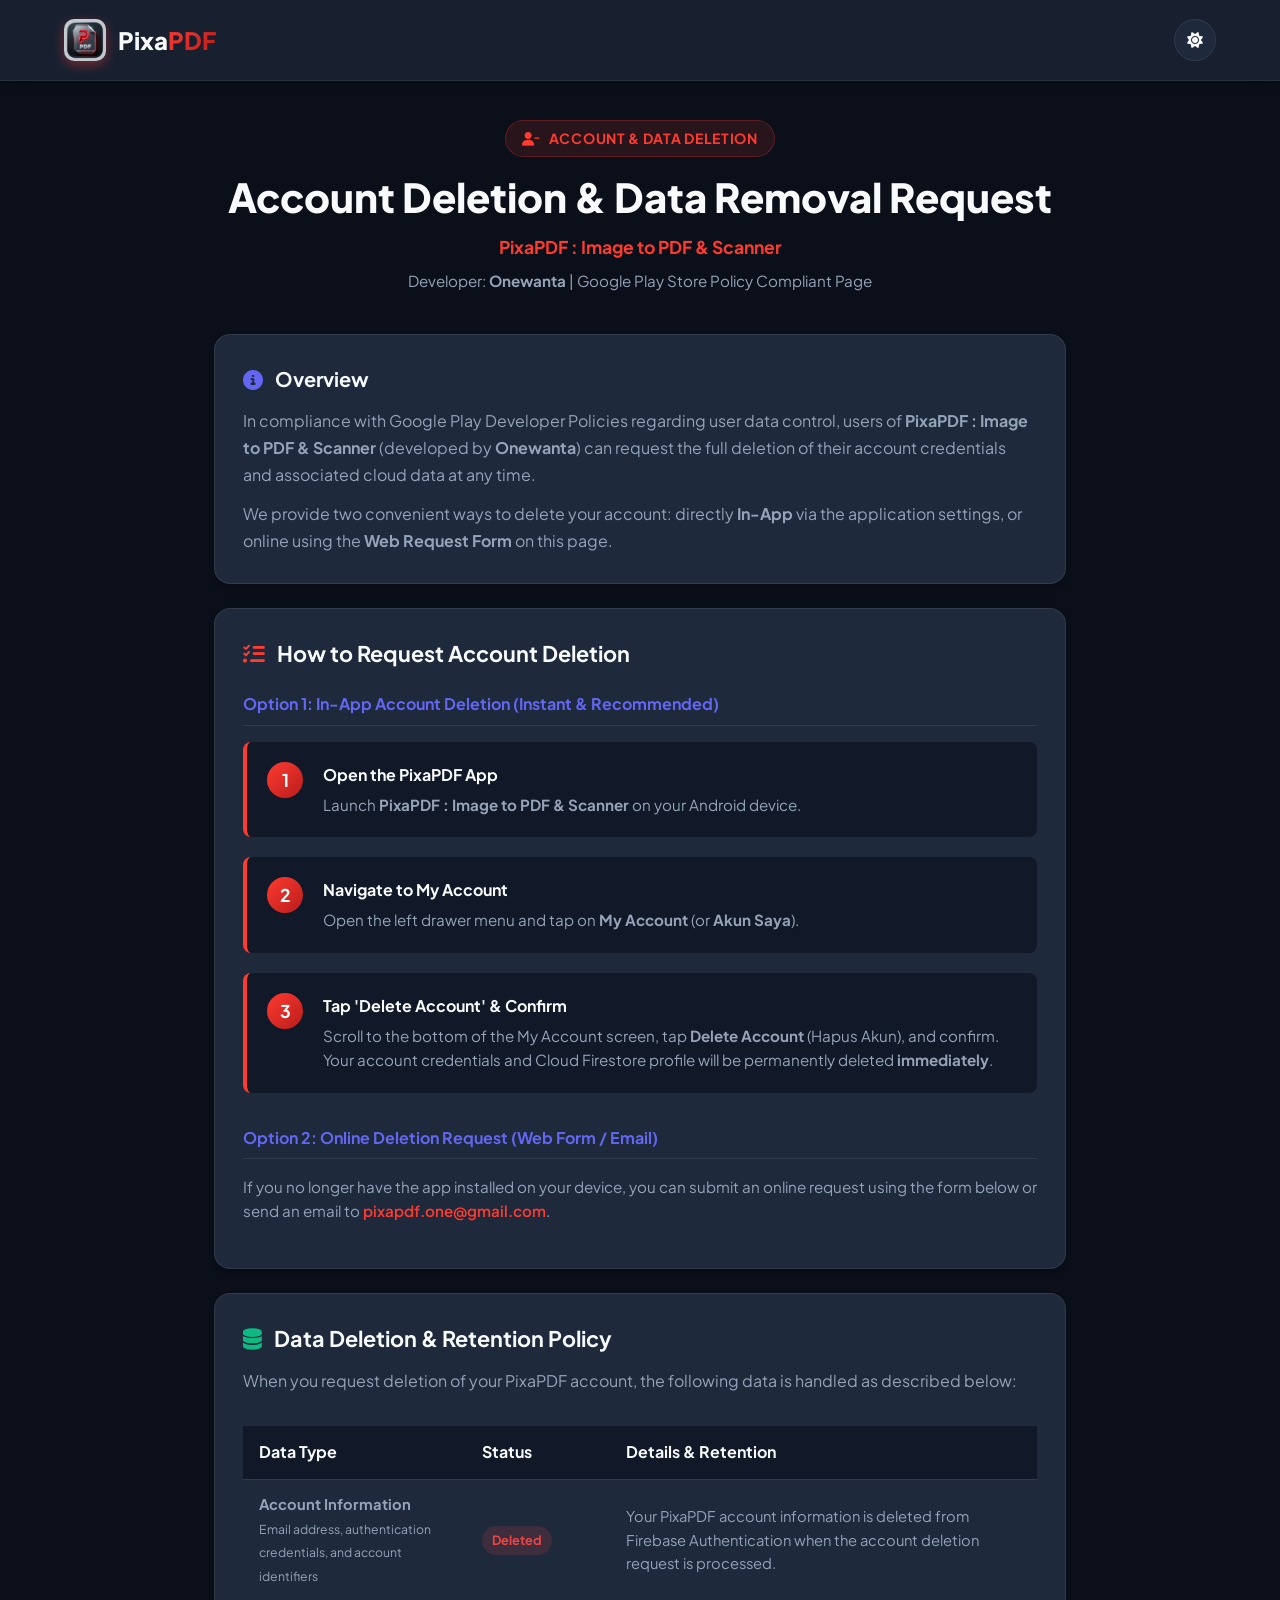
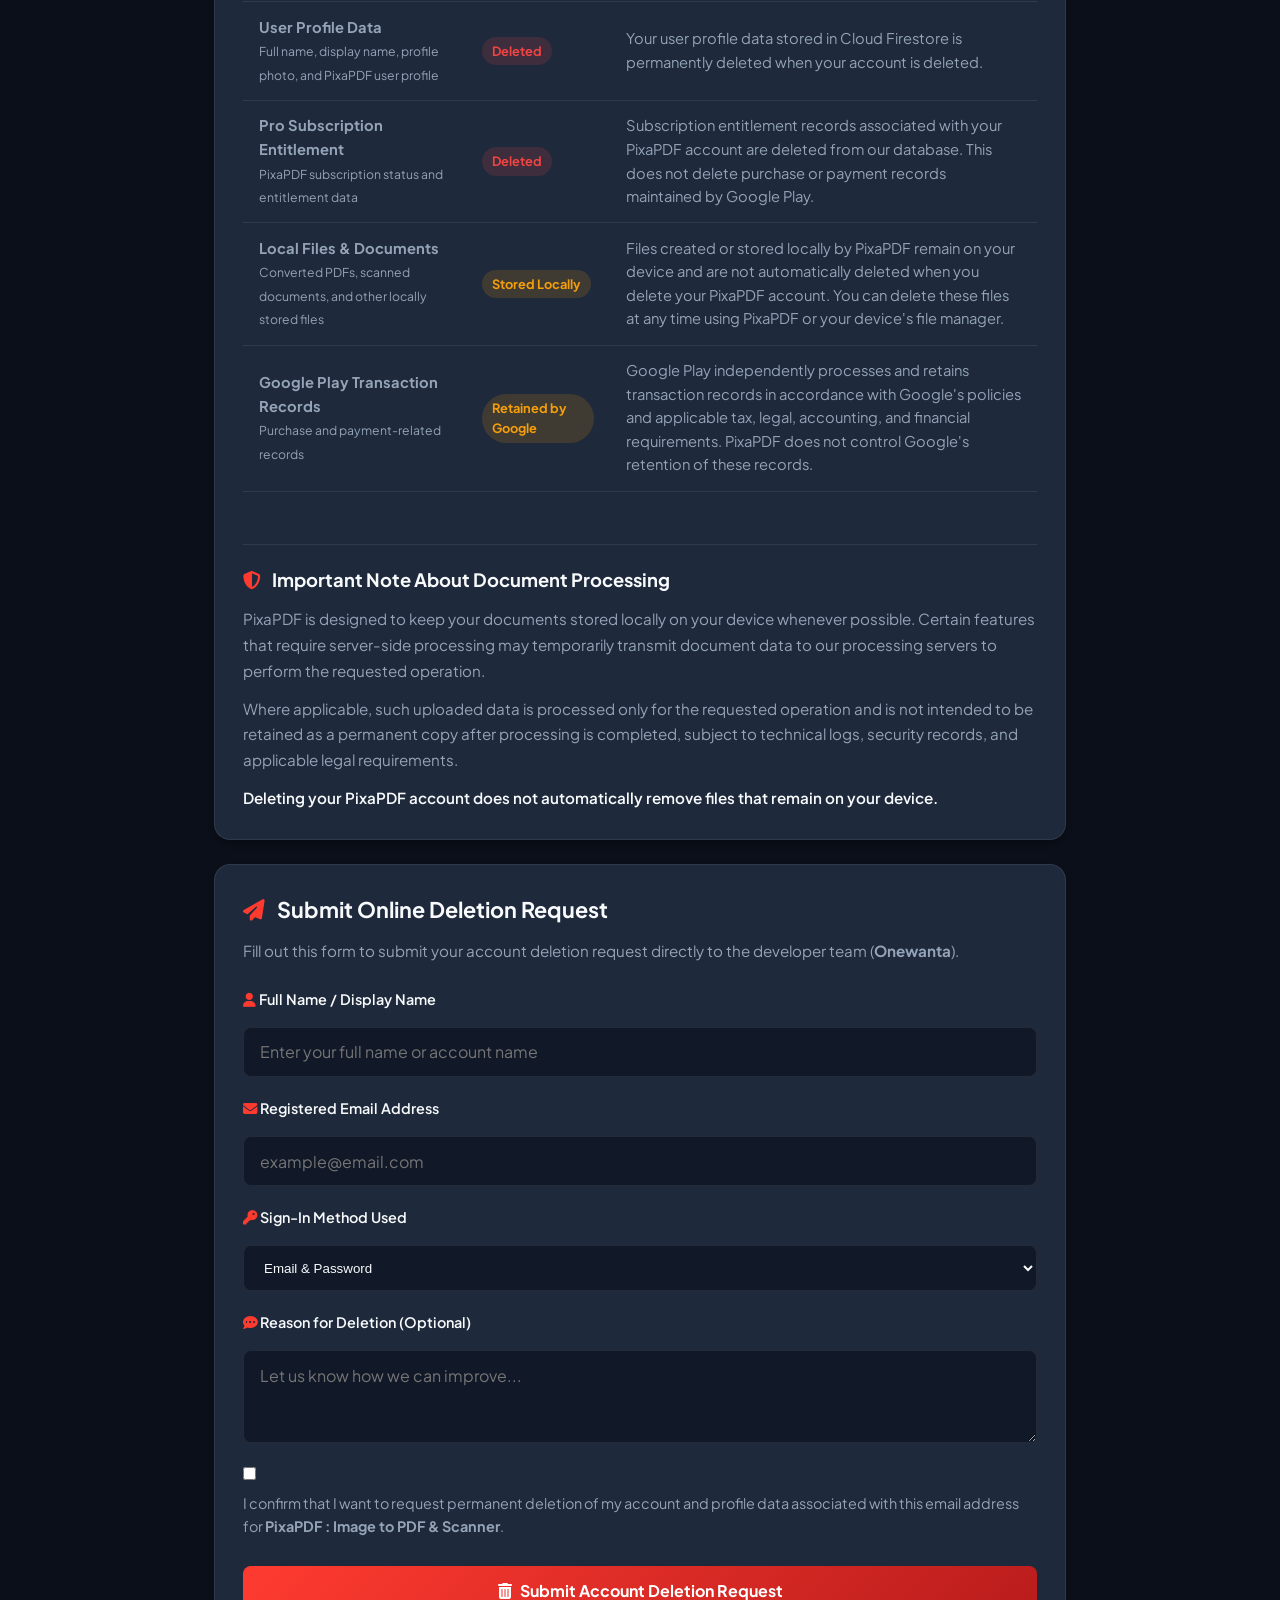
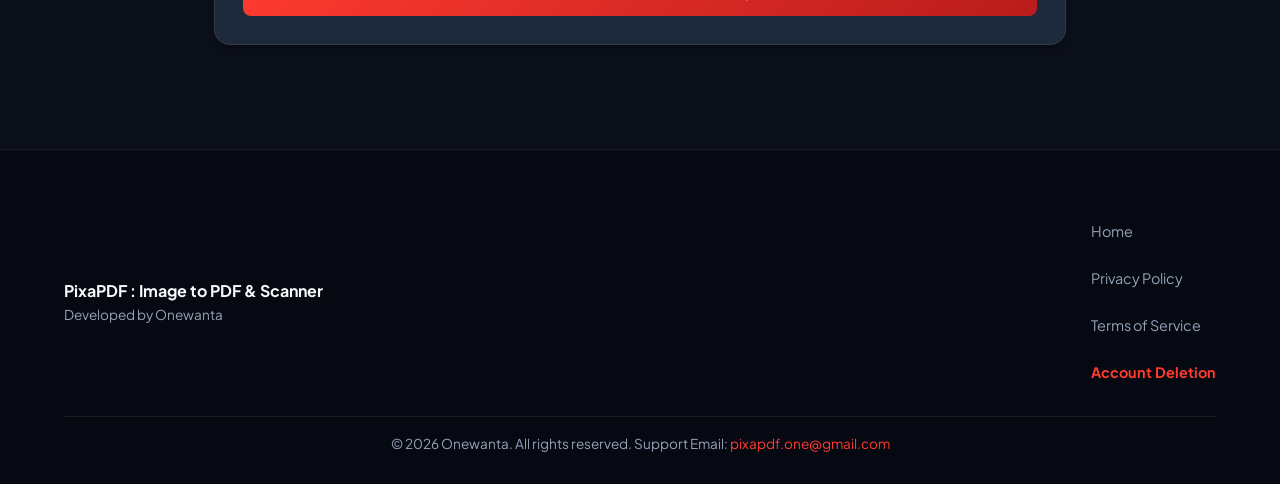
<file: delete-account.html>
<!DOCTYPE html>
<html lang="en" data-theme="dark">

<head>
  <meta charset="UTF-8">
  <meta name="viewport" content="width=device-width, initial-scale=1.0, maximum-scale=1.0, user-scalable=no">
  <title>Account & Data Deletion Request — PixaPDF : Image to PDF & Scanner</title>
  <meta name="description"
    content="Official Account and Data Deletion Request page for PixaPDF : Image to PDF & Scanner by Onewanta. Steps to delete your account, data retention policies, and deletion request form.">
  <link rel="stylesheet" href="https://cdnjs.cloudflare.com/ajax/libs/font-awesome/6.4.0/css/all.min.css">
  <link rel="stylesheet" href="css/style.css">
  <link rel="shortcut icon" href="assets/images/pixa_pdf_logo.png" type="image/png">
  <style>
    .policy-card {
      background: var(--bg-card);
      border: 1px solid var(--border-color);
      border-radius: var(--radius-md);
      padding: 1.75rem;
      margin-bottom: 1.5rem;
      box-shadow: var(--shadow-sm);
      transition: var(--transition);
    }

    .policy-card:hover {
      border-color: rgba(255, 59, 48, 0.4);
      box-shadow: var(--shadow-lg);
    }

    .step-box {
      display: flex;
      gap: 1.25rem;
      align-items: flex-start;
      margin-bottom: 1.25rem;
      padding: 1.25rem;
      background: var(--bg-surface);
      border-radius: var(--radius-sm);
      border-left: 4px solid var(--primary);
    }

    .step-number {
      background: var(--primary-gradient);
      color: #fff;
      width: 36px;
      height: 36px;
      border-radius: 50%;
      display: flex;
      align-items: center;
      justify-content: center;
      font-weight: 700;
      font-size: 1.1rem;
      flex-shrink: 0;
    }

    .step-content h4 {
      margin-bottom: 0.35rem;
      color: var(--text-main);
    }

    .step-content p {
      color: var(--text-muted);
      font-size: 0.95rem;
    }

    .data-table {
      width: 100%;
      border-collapse: collapse;
      margin-top: 1rem;
      margin-bottom: 1.5rem;
    }

    .data-table th,
    .data-table td {
      padding: 0.85rem 1rem;
      text-align: left;
      border-bottom: 1px solid var(--border-color);
    }

    .data-table th {
      background: var(--bg-surface);
      color: var(--text-main);
      font-weight: 700;
    }

    .data-table td {
      color: var(--text-muted);
      font-size: 0.92rem;
    }

    .badge-deleted {
      background: rgba(239, 68, 68, 0.15);
      color: #ef4444;
      padding: 0.25rem 0.6rem;
      border-radius: var(--radius-full);
      font-size: 0.8rem;
      font-weight: 700;
      display: inline-block;
    }

    .badge-retained {
      background: rgba(245, 158, 11, 0.15);
      color: #f59e0b;
      padding: 0.25rem 0.6rem;
      border-radius: var(--radius-full);
      font-size: 0.8rem;
      font-weight: 700;
      display: inline-block;
    }

    .form-group {
      margin-bottom: 1.25rem;
    }

    .form-group label {
      display: block;
      margin-bottom: 0.5rem;
      font-weight: 600;
      color: var(--text-main);
    }

    .form-control {
      width: 100%;
      padding: 0.85rem 1rem;
      background: var(--bg-surface);
      border: 1px solid var(--border-color);
      border-radius: var(--radius-sm);
      color: var(--text-main);
      outline: none;
      transition: var(--transition);
    }

    .form-control:focus {
      border-color: var(--primary);
      box-shadow: 0 0 0 3px rgba(255, 59, 48, 0.2);
    }

    .submit-btn {
      background: var(--primary-gradient);
      color: white;
      padding: 0.9rem 2rem;
      border: none;
      border-radius: var(--radius-sm);
      font-weight: 700;
      font-size: 1rem;
      cursor: pointer;
      width: 100%;
      transition: var(--transition);
      display: flex;
      align-items: center;
      justify-content: center;
      gap: 0.5rem;
    }

    .submit-btn:hover {
      transform: translateY(-2px);
      box-shadow: var(--shadow-primary);
    }

    .alert-success {
      background: rgba(16, 185, 129, 0.15);
      border: 1px solid rgba(16, 185, 129, 0.4);
      color: #10b981;
      padding: 1.25rem;
      border-radius: var(--radius-sm);
      margin-top: 1rem;
      display: none;
    }

    .alert-success.active {
      display: block;
    }
  </style>
</head>

<body>

  <!-- Header -->
  <header class="header scrolled">
    <div class="container nav-container">
      <a href="index.html" class="logo-brand">
        <img src="assets/images/pixa_pdf_logo.png" alt="PixaPDF Logo">
        <span>Pixa<span class="gradient-text">PDF</span></span>
      </a>
      <div class="nav-actions">
        <button class="theme-btn" id="themeToggleBtn" title="Toggle Theme">
          <i class="fa-solid fa-sun"></i>
        </button>
      </div>
    </div>
  </header>

  <!-- Main Content -->
  <main style="padding-top: 120px; padding-bottom: 80px;">
    <div class="container" style="max-width: 900px;">
      
      <!-- Hero Header -->
      <div style="text-align: center; margin-bottom: 2.5rem;">
        <div class="section-badge" style="margin: 0 auto 1rem auto;">
          <i class="fa-solid fa-user-minus"></i> Account & Data Deletion
        </div>
        <h1 style="font-size: 2.5rem; font-weight: 800; margin-bottom: 0.75rem; line-height: 1.2;">
          Account Deletion & Data Removal Request
        </h1>
        <p style="font-weight: 700; color: var(--primary); font-size: 1.1rem; margin-bottom: 0.5rem;">
          PixaPDF : Image to PDF & Scanner
        </p>
        <p style="color: var(--text-muted); font-size: 0.95rem;">
          Developer: <strong>Onewanta</strong> | Google Play Store Policy Compliant Page
        </p>
      </div>

      <!-- Introduction -->
      <div class="policy-card">
        <h3 style="margin-bottom: 0.75rem; color: var(--text-main); font-size: 1.25rem;">
          <i class="fa-solid fa-circle-info" style="color: var(--secondary); margin-right: 0.5rem;"></i> Overview
        </h3>
        <p style="color: var(--text-muted); line-height: 1.7;">
          In compliance with Google Play Developer Policies regarding user data control, users of <strong>PixaPDF : Image to PDF & Scanner</strong> (developed by <strong>Onewanta</strong>) can request the full deletion of their account credentials and associated cloud data at any time.
        </p>
        <p style="color: var(--text-muted); line-height: 1.7; margin-top: 0.75rem;">
          We provide two convenient ways to delete your account: directly <strong>In-App</strong> via the application settings, or online using the <strong>Web Request Form</strong> on this page.
        </p>
      </div>

      <!-- Step-by-Step Instructions -->
      <div class="policy-card">
        <h3 style="margin-bottom: 1.25rem; color: var(--text-main); font-size: 1.35rem;">
          <i class="fa-solid fa-list-check" style="color: var(--primary); margin-right: 0.5rem;"></i> How to Request Account Deletion
        </h3>

        <h4 style="margin-bottom: 1rem; color: var(--secondary); border-bottom: 1px solid var(--border-color); padding-bottom: 0.5rem;">
          Option 1: In-App Account Deletion (Instant & Recommended)
        </h4>

        <div class="step-box">
          <div class="step-number">1</div>
          <div class="step-content">
            <h4>Open the PixaPDF App</h4>
            <p>Launch <strong>PixaPDF : Image to PDF & Scanner</strong> on your Android device.</p>
          </div>
        </div>

        <div class="step-box">
          <div class="step-number">2</div>
          <div class="step-content">
            <h4>Navigate to My Account</h4>
            <p>Open the left drawer menu and tap on <strong>My Account</strong> (or <strong>Akun Saya</strong>).</p>
          </div>
        </div>

        <div class="step-box">
          <div class="step-number">3</div>
          <div class="step-content">
            <h4>Tap 'Delete Account' & Confirm</h4>
            <p>Scroll to the bottom of the My Account screen, tap <strong>Delete Account</strong> (Hapus Akun), and confirm. Your account credentials and Cloud Firestore profile will be permanently deleted <strong>immediately</strong>.</p>
          </div>
        </div>

        <h4 style="margin-top: 2rem; margin-bottom: 1rem; color: var(--secondary); border-bottom: 1px solid var(--border-color); padding-bottom: 0.5rem;">
          Option 2: Online Deletion Request (Web Form / Email)
        </h4>
        <p style="color: var(--text-muted); margin-bottom: 1rem; font-size: 0.95rem;">
          If you no longer have the app installed on your device, you can submit an online request using the form below or send an email to <a href="mailto:pixapdf.one@gmail.com" style="color: var(--primary); font-weight: 600;">pixapdf.one@gmail.com</a>.
        </p>
      </div>

      <!-- Data Deleted vs Data Retained Matrix -->
      <div class="policy-card">
        <h3 style="margin-bottom: 0.75rem; color: var(--text-main); font-size: 1.35rem;">
          <i class="fa-solid fa-database" style="color: var(--accent-teal); margin-right: 0.5rem;"></i> Data Deletion & Retention Policy
        </h3>
        <p style="color: var(--text-muted); margin-bottom: 1rem; line-height: 1.6;">
          When you request deletion of your PixaPDF account, the following data is handled as described below:
        </p>

        <div style="overflow-x: auto;">
          <table class="data-table">
            <thead>
              <tr>
                <th style="min-width: 200px;">Data Type</th>
                <th style="min-width: 140px;">Status</th>
                <th style="min-width: 280px;">Details & Retention</th>
              </tr>
            </thead>
            <tbody>
              <tr>
                <td><strong>Account Information</strong><br><small style="color: var(--text-muted);">Email address, authentication credentials, and account identifiers</small></td>
                <td><span class="badge-deleted">Deleted</span></td>
                <td>Your PixaPDF account information is deleted from Firebase Authentication when the account deletion request is processed.</td>
              </tr>
              <tr>
                <td><strong>User Profile Data</strong><br><small style="color: var(--text-muted);">Full name, display name, profile photo, and PixaPDF user profile</small></td>
                <td><span class="badge-deleted">Deleted</span></td>
                <td>Your user profile data stored in Cloud Firestore is permanently deleted when your account is deleted.</td>
              </tr>
              <tr>
                <td><strong>Pro Subscription Entitlement</strong><br><small style="color: var(--text-muted);">PixaPDF subscription status and entitlement data</small></td>
                <td><span class="badge-deleted">Deleted</span></td>
                <td>Subscription entitlement records associated with your PixaPDF account are deleted from our database. This does not delete purchase or payment records maintained by Google Play.</td>
              </tr>
              <tr>
                <td><strong>Local Files & Documents</strong><br><small style="color: var(--text-muted);">Converted PDFs, scanned documents, and other locally stored files</small></td>
                <td><span class="badge-retained">Stored Locally</span></td>
                <td>Files created or stored locally by PixaPDF remain on your device and are not automatically deleted when you delete your PixaPDF account. You can delete these files at any time using PixaPDF or your device's file manager.</td>
              </tr>
              <tr>
                <td><strong>Google Play Transaction Records</strong><br><small style="color: var(--text-muted);">Purchase and payment-related records</small></td>
                <td><span class="badge-retained">Retained by Google</span></td>
                <td>Google Play independently processes and retains transaction records in accordance with Google's policies and applicable tax, legal, accounting, and financial requirements. PixaPDF does not control Google's retention of these records.</td>
              </tr>
            </tbody>
          </table>
        </div>

        <h4 style="margin-top: 1.75rem; margin-bottom: 0.75rem; color: var(--text-main); font-size: 1.15rem; border-top: 1px solid var(--border-color); padding-top: 1.25rem;">
          <i class="fa-solid fa-shield-halved" style="color: var(--primary); margin-right: 0.5rem;"></i> Important Note About Document Processing
        </h4>
        <p style="color: var(--text-muted); line-height: 1.7; margin-bottom: 0.75rem; font-size: 0.95rem;">
          PixaPDF is designed to keep your documents stored locally on your device whenever possible. Certain features that require server-side processing may temporarily transmit document data to our processing servers to perform the requested operation.
        </p>
        <p style="color: var(--text-muted); line-height: 1.7; margin-bottom: 0.75rem; font-size: 0.95rem;">
          Where applicable, such uploaded data is processed only for the requested operation and is not intended to be retained as a permanent copy after processing is completed, subject to technical logs, security records, and applicable legal requirements.
        </p>
        <p style="color: var(--text-main); line-height: 1.7; font-weight: 600; font-size: 0.95rem; margin-bottom: 0;">
          Deleting your PixaPDF account does not automatically remove files that remain on your device.
        </p>
      </div>

      <!-- Online Request Form -->
      <div class="policy-card" id="request-form-section">
        <h3 style="margin-bottom: 0.75rem; color: var(--text-main); font-size: 1.35rem;">
          <i class="fa-solid fa-paper-plane" style="color: var(--primary); margin-right: 0.5rem;"></i> Submit Online Deletion Request
        </h3>
        <p style="color: var(--text-muted); margin-bottom: 1.5rem; font-size: 0.95rem;">
          Fill out this form to submit your account deletion request directly to the developer team (<strong>Onewanta</strong>).
        </p>

        <form id="accountDeletionForm" onsubmit="handleFormSubmit(event)">
          <div class="form-group">
            <label for="fullName"><i class="fa-solid fa-user" style="color: var(--primary);"></i> Full Name / Display Name</label>
            <input type="text" id="fullName" class="form-control" placeholder="Enter your full name or account name" required>
          </div>

          <div class="form-group">
            <label for="userEmail"><i class="fa-solid fa-envelope" style="color: var(--primary);"></i> Registered Email Address</label>
            <input type="email" id="userEmail" class="form-control" placeholder="example@email.com" required>
          </div>

          <div class="form-group">
            <label for="authType"><i class="fa-solid fa-key" style="color: var(--primary);"></i> Sign-In Method Used</label>
            <select id="authType" class="form-control" style="cursor: pointer;" required>
              <option value="Email/Password">Email & Password</option>
              <option value="Google Sign-In">Google Sign-In</option>
              <option value="Guest Account">Guest / Anonymous Account</option>
            </select>
          </div>

          <div class="form-group">
            <label for="reason"><i class="fa-solid fa-comment-dots" style="color: var(--primary);"></i> Reason for Deletion (Optional)</label>
            <textarea id="reason" class="form-control" rows="3" placeholder="Let us know how we can improve..."></textarea>
          </div>

          <div class="form-group" style="display: flex; align-items: flex-start; gap: 0.75rem; margin-top: 1rem;">
            <input type="checkbox" id="confirmCheck" style="margin-top: 0.25rem; accent-color: var(--primary); cursor: pointer;" required>
            <label for="confirmCheck" style="font-size: 0.9rem; color: var(--text-muted); font-weight: 400; cursor: pointer;">
              I confirm that I want to request permanent deletion of my account and profile data associated with this email address for <strong>PixaPDF : Image to PDF & Scanner</strong>.
            </label>
          </div>

          <button type="submit" class="submit-btn">
            <i class="fa-solid fa-trash-can"></i> Submit Account Deletion Request
          </button>
        </form>

        <div id="successAlert" class="alert-success">
          <h4 style="margin-bottom: 0.35rem;"><i class="fa-solid fa-circle-check"></i> Request Received!</h4>
          <p style="font-size: 0.92rem; margin: 0;">
            Your account deletion request has been registered. Our support team at <strong>Onewanta</strong> will verify and process the removal of your account credentials from Cloud Firestore within 7 to 30 business days. You will receive a confirmation email at your registered address once completed.
          </p>
        </div>
      </div>

    </div>
  </main>

  <!-- Footer -->
  <footer class="footer">
    <div class="container">
      <div class="footer-content" style="display: flex; justify-content: space-between; align-items: center; flex-wrap: wrap; gap: 1rem;">
        <div class="footer-brand">
          <p style="font-weight: 700; color: var(--text-main);">PixaPDF : Image to PDF & Scanner</p>
          <p style="color: var(--text-muted); font-size: 0.85rem;">Developed by Onewanta</p>
        </div>
        <div class="footer-links" style="display: flex; gap: 1.5rem; font-size: 0.9rem;">
          <a href="index.html" style="color: var(--text-muted);">Home</a>
          <a href="privacy.html" style="color: var(--text-muted);">Privacy Policy</a>
          <a href="terms.html" style="color: var(--text-muted);">Terms of Service</a>
          <a href="delete-account.html" style="color: var(--primary); font-weight: 700;">Account Deletion</a>
        </div>
      </div>
      <div style="text-align: center; margin-top: 2rem; border-top: 1px solid var(--border-color); padding-top: 1rem; color: var(--text-muted); font-size: 0.85rem;">
        &copy; 2026 Onewanta. All rights reserved. Support Email: <a href="mailto:pixapdf.one@gmail.com" style="color: var(--primary);">pixapdf.one@gmail.com</a>
      </div>
    </div>
  </footer>

  <script>
    // Theme Toggle Logic
    const themeToggleBtn = document.getElementById('themeToggleBtn');
    const htmlElem = document.documentElement;

    themeToggleBtn.addEventListener('click', () => {
      const currentTheme = htmlElem.getAttribute('data-theme');
      const newTheme = currentTheme === 'dark' ? 'light' : 'dark';
      htmlElem.setAttribute('data-theme', newTheme);
      themeToggleBtn.innerHTML = newTheme === 'dark' ? '<i class="fa-solid fa-sun"></i>' : '<i class="fa-solid fa-moon"></i>';
    });

    // Handle Deletion Form Submit
    function handleFormSubmit(e) {
      e.preventDefault();
      const name = document.getElementById('fullName').value;
      const email = document.getElementById('userEmail').value;

      document.getElementById('accountDeletionForm').style.display = 'none';
      const successAlert = document.getElementById('successAlert');
      successAlert.classList.add('active');

      // Scroll to alert
      successAlert.scrollIntoView({ behavior: 'smooth' });
    }
  </script>
</body>

</html>
</file>
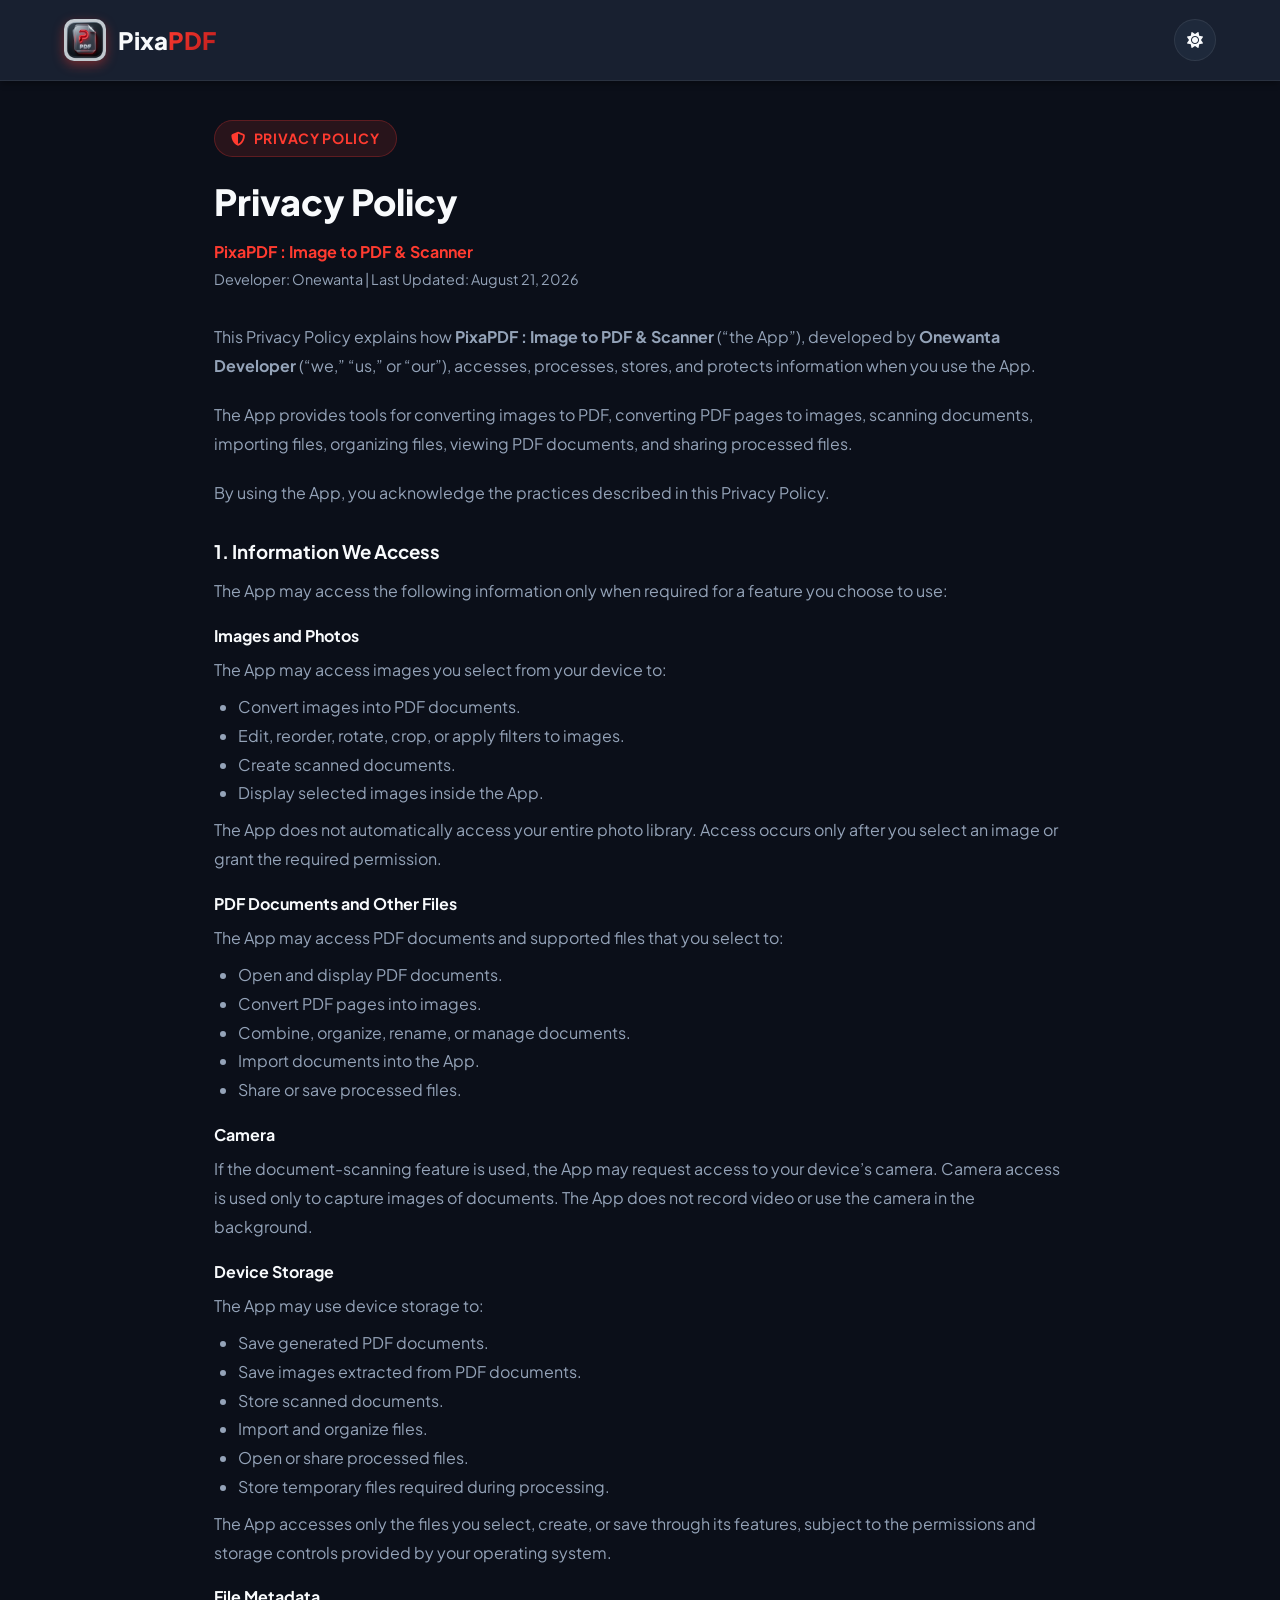
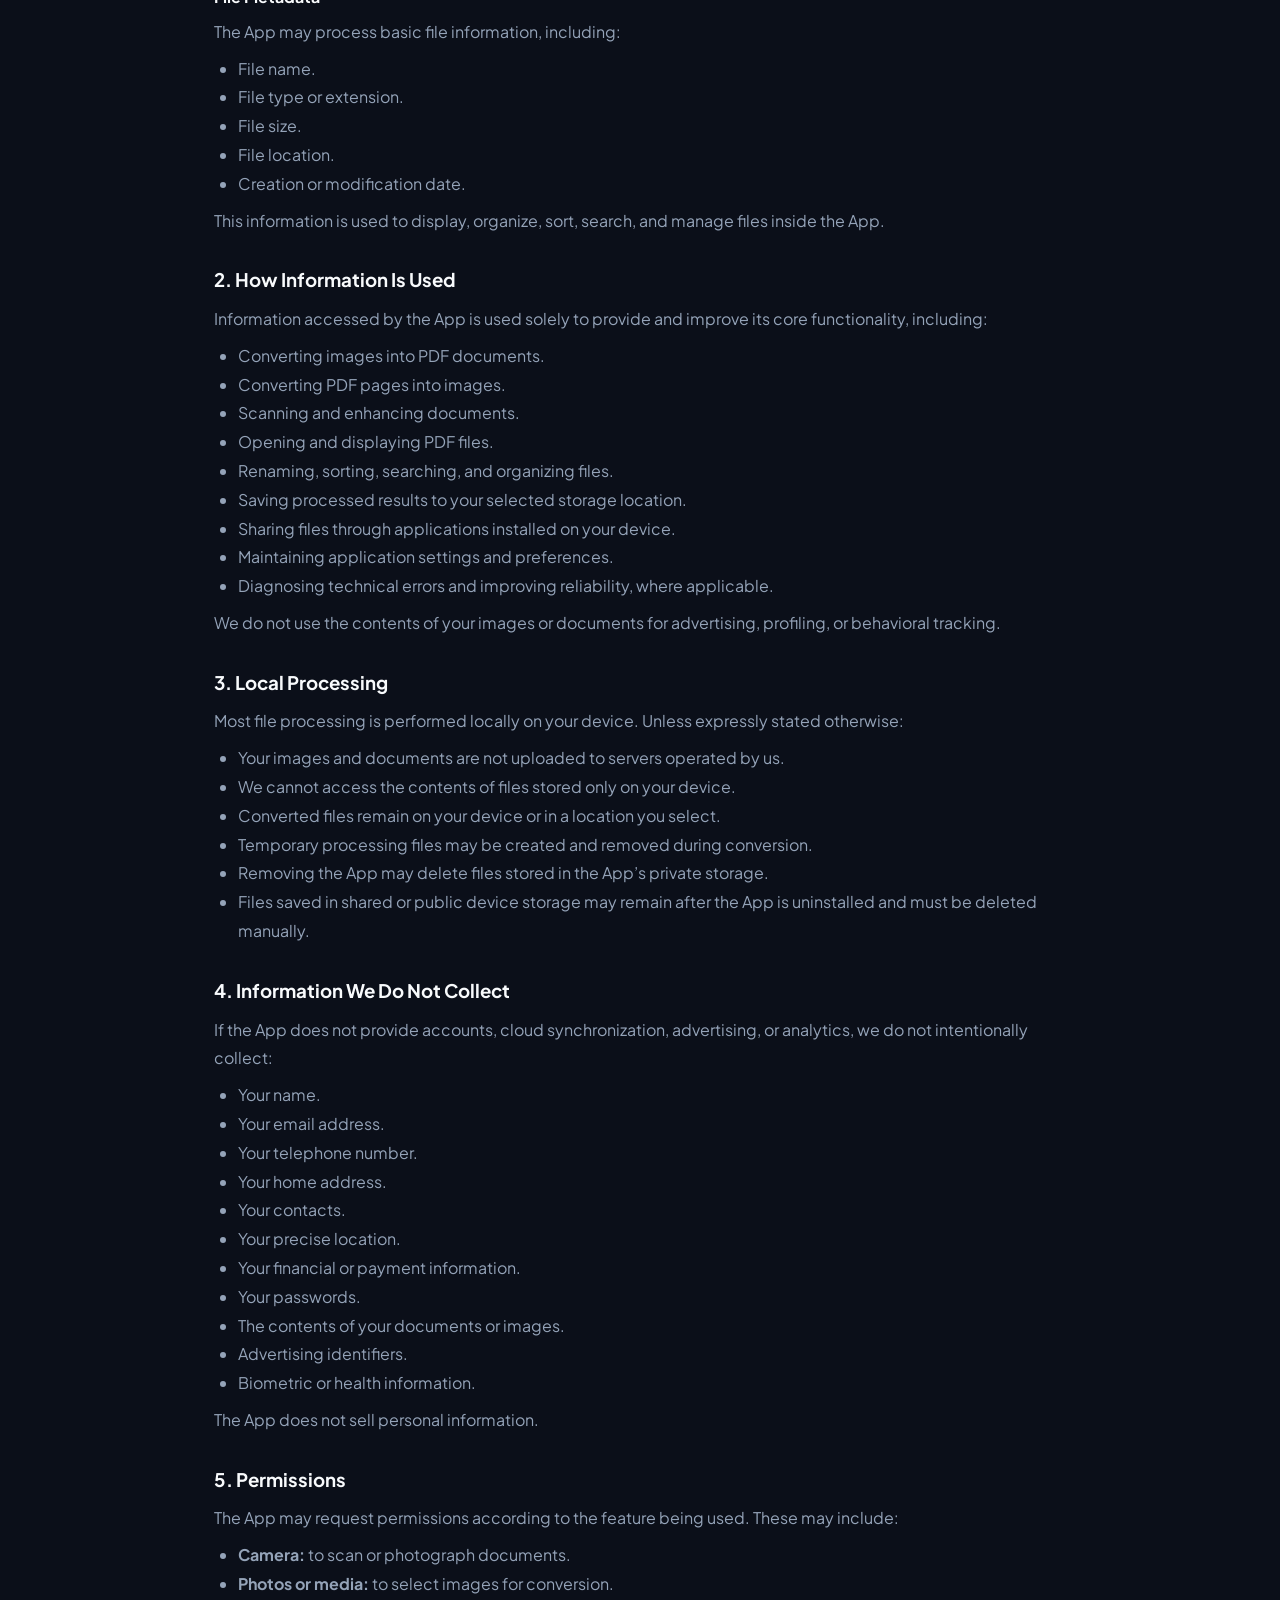
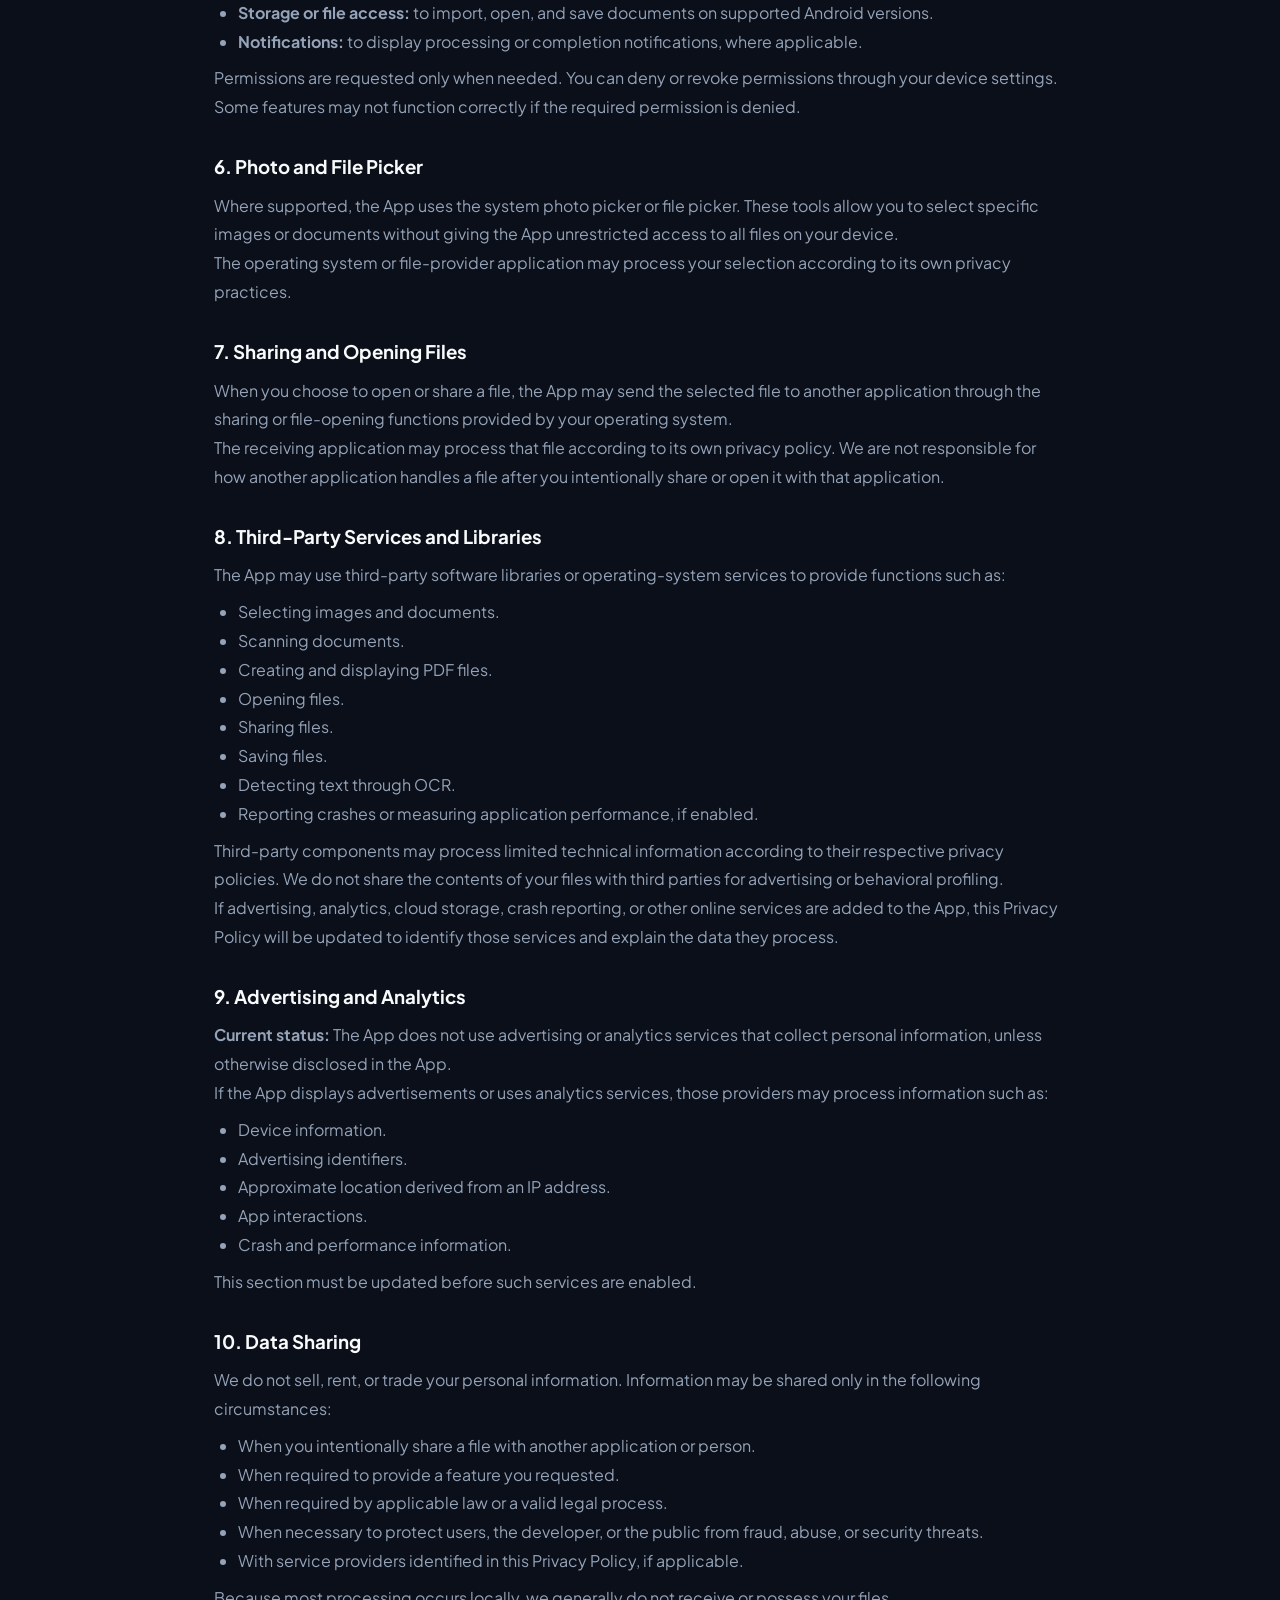
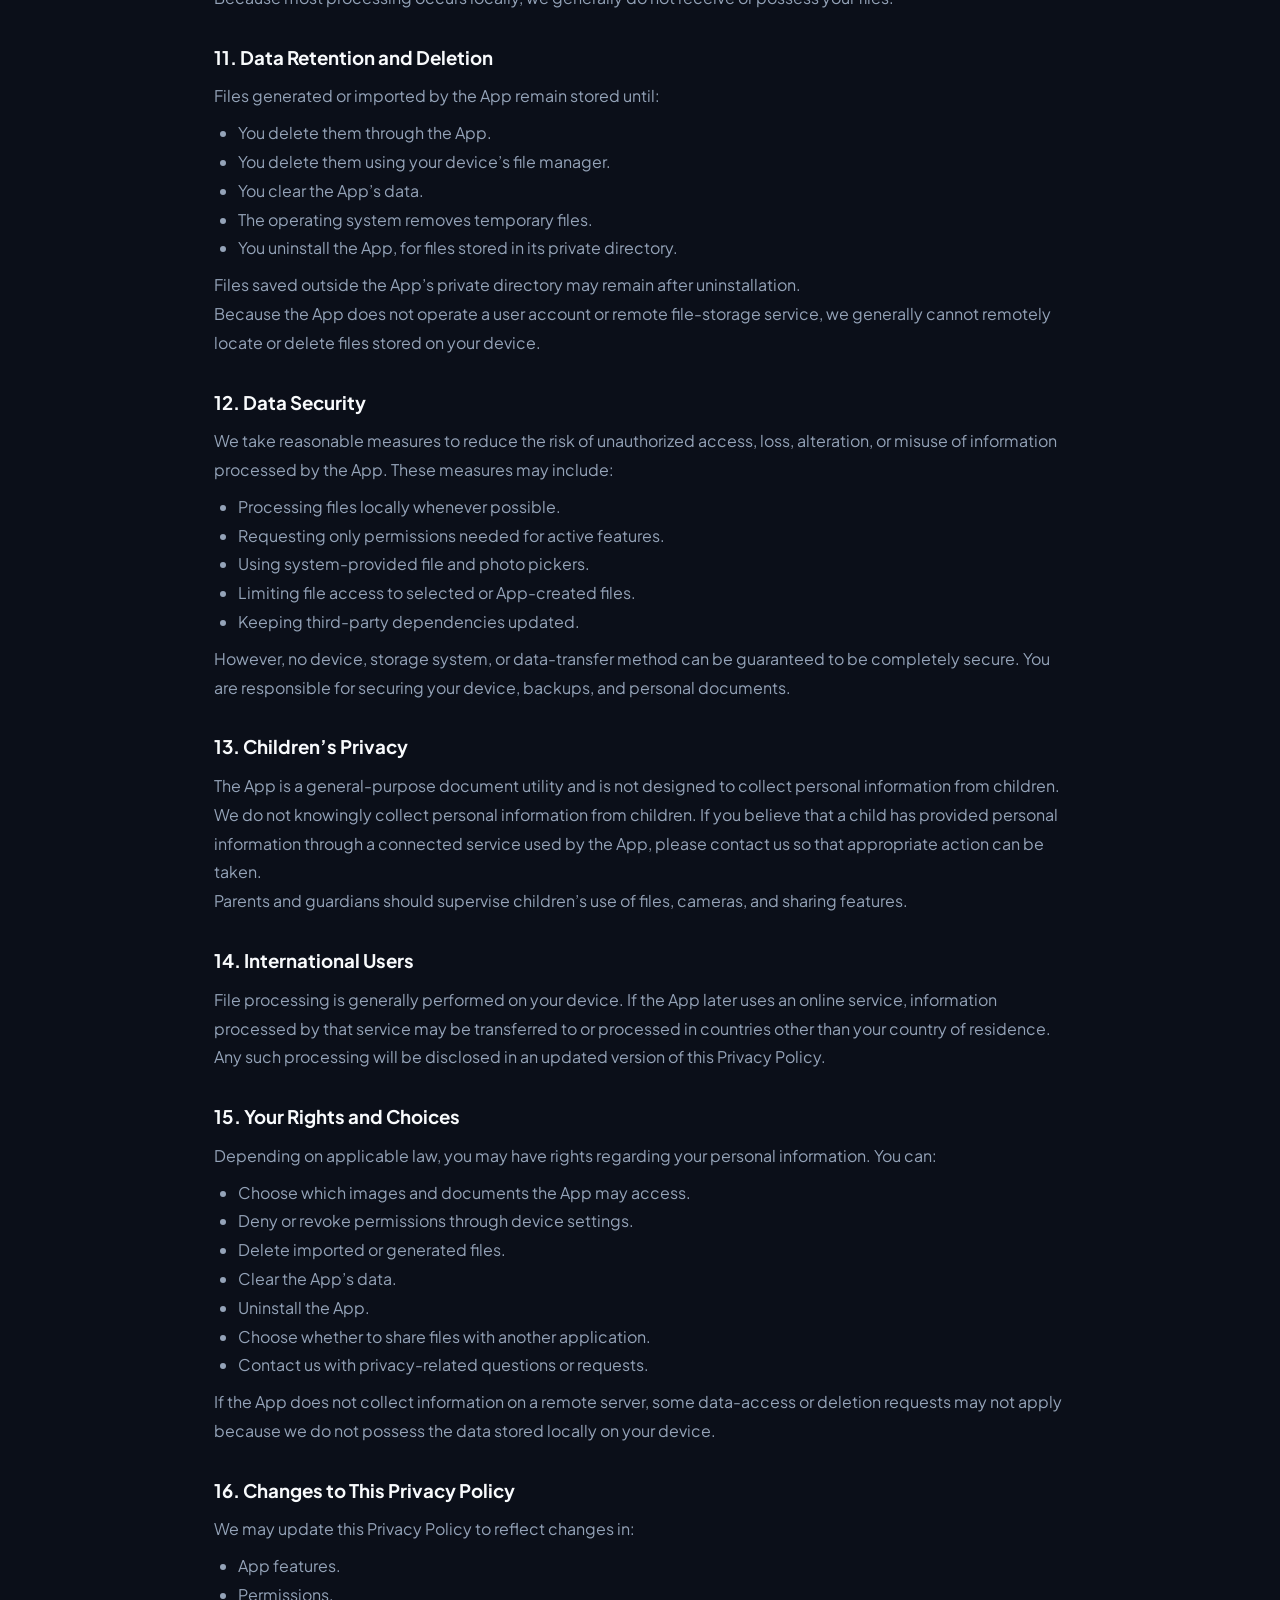
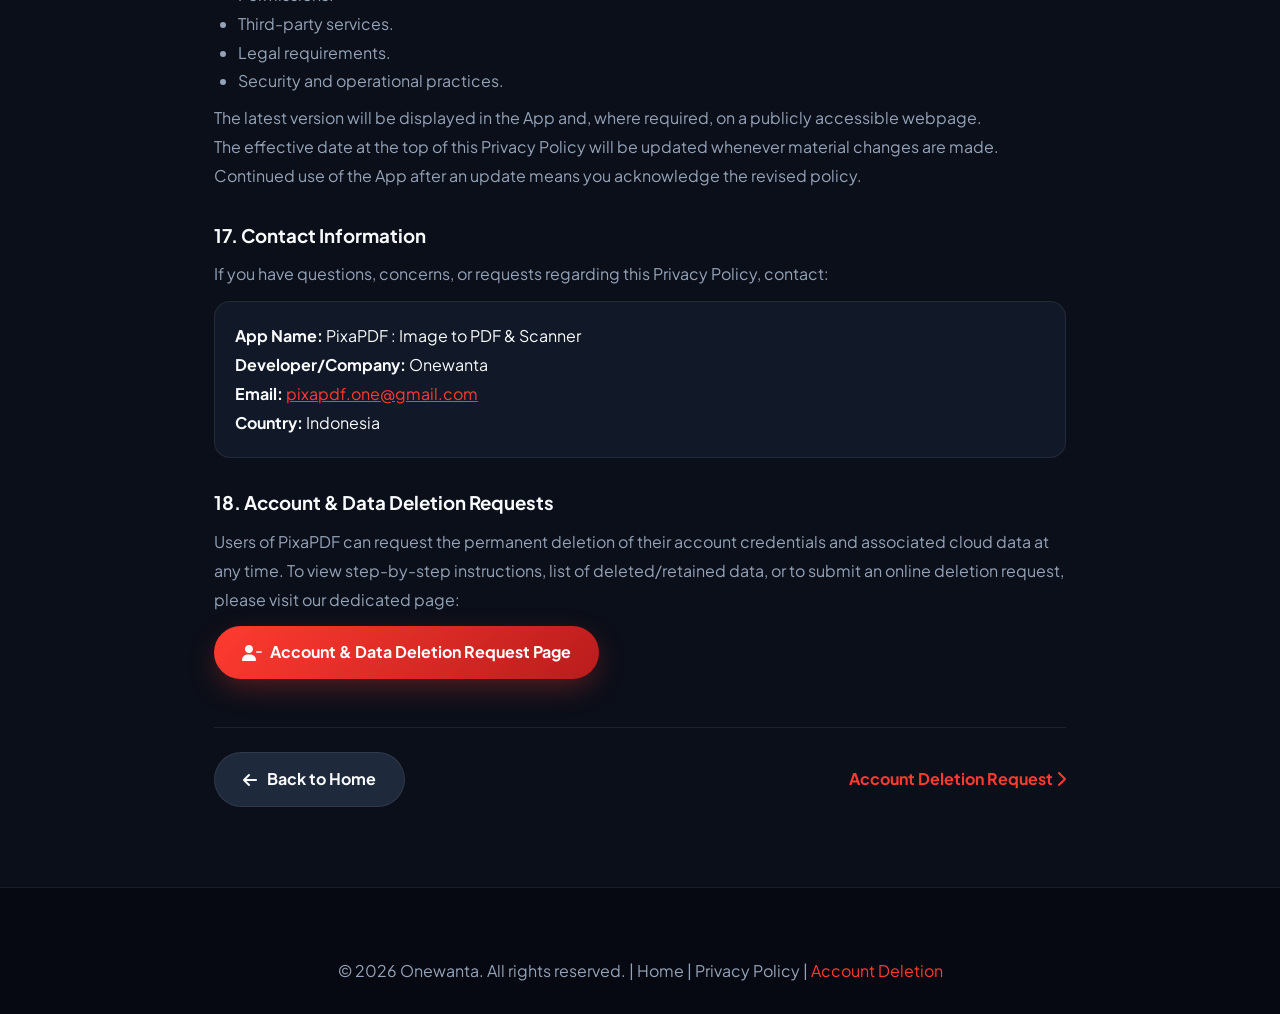
<file: privacy.html>
<!DOCTYPE html>
<html lang="en" data-theme="dark">

<head>
  <meta charset="UTF-8">
  <meta name="viewport" content="width=device-width, initial-scale=1.0, maximum-scale=1.0, user-scalable=no, shrink-to-fit=no">
  <title>Privacy Policy — PixaPDF : Image to PDF & Scanner</title>
  <meta name="description"
    content="Official Privacy Policy for PixaPDF : Image to PDF & Scanner developed by Onewanta Developer. Information regarding data access, local processing, permissions, and security.">
  <link rel="stylesheet" href="https://cdnjs.cloudflare.com/ajax/libs/font-awesome/6.4.0/css/all.min.css">
  <link rel="stylesheet" href="css/style.css">
  <link rel="shortcut icon" href="assets/images/pixa_pdf_logo.png" type="image/png">
</head>

<body>

  <!-- Header -->
  <header class="header scrolled">
    <div class="container nav-container">
      <a href="index.html" class="logo-brand">
        <img src="assets/images/pixa_pdf_logo.png" alt="PixaPDF Logo">
        <span>Pixa<span class="gradient-text">PDF</span></span>
      </a>
      <div class="nav-actions">
        <button class="theme-btn" id="themeToggleBtn" title="Toggle Theme">
          <i class="fa-solid fa-sun"></i>
        </button>
      </div>
    </div>
  </header>

  <!-- Main Content -->
  <main style="padding-top: 120px; padding-bottom: 80px;">
    <div class="container" style="max-width: 900px;">
      <div>
        <div class="section-badge"><i class="fa-solid fa-shield-halved"></i> Privacy Policy</div>
        <h1 style="font-size: 2.25rem; font-weight: 800; margin-bottom: 0.5rem;">Privacy Policy</h1>
        <p style="font-weight: 700; color: var(--primary); margin-bottom: 0.25rem;">PixaPDF : Image to PDF & Scanner</p>
        <p style="color: var(--text-muted); margin-bottom: 2rem; font-size: 0.9rem;">Developer: Onewanta | Last Updated:
          August 21, 2026</p>

        <div style="color: var(--text-muted); line-height: 1.8;">
          <p style="margin-bottom: 1.25rem;">
            This Privacy Policy explains how <strong>PixaPDF : Image to PDF & Scanner</strong> (“the App”), developed by
            <strong>Onewanta Developer</strong> (“we,” “us,” or “our”), accesses, processes, stores, and protects
            information when you use the App.
          </p>
          <p style="margin-bottom: 1.25rem;">
            The App provides tools for converting images to PDF, converting PDF pages to images, scanning documents,
            importing files, organizing files, viewing PDF documents, and sharing processed files.
          </p>
          <p style="margin-bottom: 1.5rem;">
            By using the App, you acknowledge the practices described in this Privacy Policy.
          </p>

          <!-- 1. Information We Access -->
          <h3 style="color: var(--text-main); margin-top: 1.75rem; margin-bottom: 0.5rem;">1. Information We Access</h3>
          <p>The App may access the following information only when required for a feature you choose to use:</p>

          <h4 style="color: var(--text-main); margin-top: 1rem; margin-bottom: 0.35rem;">Images and Photos</h4>
          <p>The App may access images you select from your device to:</p>
          <ul style="padding-left: 1.5rem; margin: 0.5rem 0;">
            <li>Convert images into PDF documents.</li>
            <li>Edit, reorder, rotate, crop, or apply filters to images.</li>
            <li>Create scanned documents.</li>
            <li>Display selected images inside the App.</li>
          </ul>
          <p>The App does not automatically access your entire photo library. Access occurs only after you select an
            image or grant the required permission.</p>

          <h4 style="color: var(--text-main); margin-top: 1rem; margin-bottom: 0.35rem;">PDF Documents and Other Files
          </h4>
          <p>The App may access PDF documents and supported files that you select to:</p>
          <ul style="padding-left: 1.5rem; margin: 0.5rem 0;">
            <li>Open and display PDF documents.</li>
            <li>Convert PDF pages into images.</li>
            <li>Combine, organize, rename, or manage documents.</li>
            <li>Import documents into the App.</li>
            <li>Share or save processed files.</li>
          </ul>

          <h4 style="color: var(--text-main); margin-top: 1rem; margin-bottom: 0.35rem;">Camera</h4>
          <p>If the document-scanning feature is used, the App may request access to your device’s camera. Camera access
            is used only to capture images of documents. The App does not record video or use the camera in the
            background.</p>

          <h4 style="color: var(--text-main); margin-top: 1rem; margin-bottom: 0.35rem;">Device Storage</h4>
          <p>The App may use device storage to:</p>
          <ul style="padding-left: 1.5rem; margin: 0.5rem 0;">
            <li>Save generated PDF documents.</li>
            <li>Save images extracted from PDF documents.</li>
            <li>Store scanned documents.</li>
            <li>Import and organize files.</li>
            <li>Open or share processed files.</li>
            <li>Store temporary files required during processing.</li>
          </ul>
          <p>The App accesses only the files you select, create, or save through its features, subject to the
            permissions and storage controls provided by your operating system.</p>

          <h4 style="color: var(--text-main); margin-top: 1rem; margin-bottom: 0.35rem;">File Metadata</h4>
          <p>The App may process basic file information, including:</p>
          <ul style="padding-left: 1.5rem; margin: 0.5rem 0;">
            <li>File name.</li>
            <li>File type or extension.</li>
            <li>File size.</li>
            <li>File location.</li>
            <li>Creation or modification date.</li>
          </ul>
          <p>This information is used to display, organize, sort, search, and manage files inside the App.</p>

          <!-- 2. How Information Is Used -->
          <h3 style="color: var(--text-main); margin-top: 1.75rem; margin-bottom: 0.5rem;">2. How Information Is Used
          </h3>
          <p>Information accessed by the App is used solely to provide and improve its core functionality, including:
          </p>
          <ul style="padding-left: 1.5rem; margin: 0.5rem 0;">
            <li>Converting images into PDF documents.</li>
            <li>Converting PDF pages into images.</li>
            <li>Scanning and enhancing documents.</li>
            <li>Opening and displaying PDF files.</li>
            <li>Renaming, sorting, searching, and organizing files.</li>
            <li>Saving processed results to your selected storage location.</li>
            <li>Sharing files through applications installed on your device.</li>
            <li>Maintaining application settings and preferences.</li>
            <li>Diagnosing technical errors and improving reliability, where applicable.</li>
          </ul>
          <p>We do not use the contents of your images or documents for advertising, profiling, or behavioral tracking.
          </p>

          <!-- 3. Local Processing -->
          <h3 style="color: var(--text-main); margin-top: 1.75rem; margin-bottom: 0.5rem;">3. Local Processing</h3>
          <p>Most file processing is performed locally on your device. Unless expressly stated otherwise:</p>
          <ul style="padding-left: 1.5rem; margin: 0.5rem 0;">
            <li>Your images and documents are not uploaded to servers operated by us.</li>
            <li>We cannot access the contents of files stored only on your device.</li>
            <li>Converted files remain on your device or in a location you select.</li>
            <li>Temporary processing files may be created and removed during conversion.</li>
            <li>Removing the App may delete files stored in the App’s private storage.</li>
            <li>Files saved in shared or public device storage may remain after the App is uninstalled and must be
              deleted manually.</li>
          </ul>

          <!-- 4. Information We Do Not Collect -->
          <h3 style="color: var(--text-main); margin-top: 1.75rem; margin-bottom: 0.5rem;">4. Information We Do Not
            Collect</h3>
          <p>If the App does not provide accounts, cloud synchronization, advertising, or analytics, we do not
            intentionally collect:</p>
          <ul style="padding-left: 1.5rem; margin: 0.5rem 0;">
            <li>Your name.</li>
            <li>Your email address.</li>
            <li>Your telephone number.</li>
            <li>Your home address.</li>
            <li>Your contacts.</li>
            <li>Your precise location.</li>
            <li>Your financial or payment information.</li>
            <li>Your passwords.</li>
            <li>The contents of your documents or images.</li>
            <li>Advertising identifiers.</li>
            <li>Biometric or health information.</li>
          </ul>
          <p>The App does not sell personal information.</p>

          <!-- 5. Permissions -->
          <h3 style="color: var(--text-main); margin-top: 1.75rem; margin-bottom: 0.5rem;">5. Permissions</h3>
          <p>The App may request permissions according to the feature being used. These may include:</p>
          <ul style="padding-left: 1.5rem; margin: 0.5rem 0;">
            <li><strong>Camera:</strong> to scan or photograph documents.</li>
            <li><strong>Photos or media:</strong> to select images for conversion.</li>
            <li><strong>Storage or file access:</strong> to import, open, and save documents on supported Android
              versions.</li>
            <li><strong>Notifications:</strong> to display processing or completion notifications, where applicable.
            </li>
          </ul>
          <p>Permissions are requested only when needed. You can deny or revoke permissions through your device
            settings. Some features may not function correctly if the required permission is denied.</p>

          <!-- 6. Photo and File Picker -->
          <h3 style="color: var(--text-main); margin-top: 1.75rem; margin-bottom: 0.5rem;">6. Photo and File Picker</h3>
          <p>Where supported, the App uses the system photo picker or file picker. These tools allow you to select
            specific images or documents without giving the App unrestricted access to all files on your device.</p>
          <p>The operating system or file-provider application may process your selection according to its own privacy
            practices.</p>

          <!-- 7. Sharing and Opening Files -->
          <h3 style="color: var(--text-main); margin-top: 1.75rem; margin-bottom: 0.5rem;">7. Sharing and Opening Files
          </h3>
          <p>When you choose to open or share a file, the App may send the selected file to another application through
            the sharing or file-opening functions provided by your operating system.</p>
          <p>The receiving application may process that file according to its own privacy policy. We are not responsible
            for how another application handles a file after you intentionally share or open it with that application.
          </p>

          <!-- 8. Third-Party Services and Libraries -->
          <h3 style="color: var(--text-main); margin-top: 1.75rem; margin-bottom: 0.5rem;">8. Third-Party Services and
            Libraries</h3>
          <p>The App may use third-party software libraries or operating-system services to provide functions such as:
          </p>
          <ul style="padding-left: 1.5rem; margin: 0.5rem 0;">
            <li>Selecting images and documents.</li>
            <li>Scanning documents.</li>
            <li>Creating and displaying PDF files.</li>
            <li>Opening files.</li>
            <li>Sharing files.</li>
            <li>Saving files.</li>
            <li>Detecting text through OCR.</li>
            <li>Reporting crashes or measuring application performance, if enabled.</li>
          </ul>
          <p>Third-party components may process limited technical information according to their respective privacy
            policies. We do not share the contents of your files with third parties for advertising or behavioral
            profiling.</p>
          <p>If advertising, analytics, cloud storage, crash reporting, or other online services are added to the App,
            this Privacy Policy will be updated to identify those services and explain the data they process.</p>

          <!-- 9. Advertising and Analytics -->
          <h3 style="color: var(--text-main); margin-top: 1.75rem; margin-bottom: 0.5rem;">9. Advertising and Analytics
          </h3>
          <p><strong>Current status:</strong> The App does not use advertising or analytics services that collect
            personal information, unless otherwise disclosed in the App.</p>
          <p>If the App displays advertisements or uses analytics services, those providers may process information such
            as:</p>
          <ul style="padding-left: 1.5rem; margin: 0.5rem 0;">
            <li>Device information.</li>
            <li>Advertising identifiers.</li>
            <li>Approximate location derived from an IP address.</li>
            <li>App interactions.</li>
            <li>Crash and performance information.</li>
          </ul>
          <p>This section must be updated before such services are enabled.</p>

          <!-- 10. Data Sharing -->
          <h3 style="color: var(--text-main); margin-top: 1.75rem; margin-bottom: 0.5rem;">10. Data Sharing</h3>
          <p>We do not sell, rent, or trade your personal information. Information may be shared only in the following
            circumstances:</p>
          <ul style="padding-left: 1.5rem; margin: 0.5rem 0;">
            <li>When you intentionally share a file with another application or person.</li>
            <li>When required to provide a feature you requested.</li>
            <li>When required by applicable law or a valid legal process.</li>
            <li>When necessary to protect users, the developer, or the public from fraud, abuse, or security threats.
            </li>
            <li>With service providers identified in this Privacy Policy, if applicable.</li>
          </ul>
          <p>Because most processing occurs locally, we generally do not receive or possess your files.</p>

          <!-- 11. Data Retention and Deletion -->
          <h3 style="color: var(--text-main); margin-top: 1.75rem; margin-bottom: 0.5rem;">11. Data Retention and
            Deletion</h3>
          <p>Files generated or imported by the App remain stored until:</p>
          <ul style="padding-left: 1.5rem; margin: 0.5rem 0;">
            <li>You delete them through the App.</li>
            <li>You delete them using your device’s file manager.</li>
            <li>You clear the App’s data.</li>
            <li>The operating system removes temporary files.</li>
            <li>You uninstall the App, for files stored in its private directory.</li>
          </ul>
          <p>Files saved outside the App’s private directory may remain after uninstallation.</p>
          <p>Because the App does not operate a user account or remote file-storage service, we generally cannot
            remotely locate or delete files stored on your device.</p>

          <!-- 12. Data Security -->
          <h3 style="color: var(--text-main); margin-top: 1.75rem; margin-bottom: 0.5rem;">12. Data Security</h3>
          <p>We take reasonable measures to reduce the risk of unauthorized access, loss, alteration, or misuse of
            information processed by the App. These measures may include:</p>
          <ul style="padding-left: 1.5rem; margin: 0.5rem 0;">
            <li>Processing files locally whenever possible.</li>
            <li>Requesting only permissions needed for active features.</li>
            <li>Using system-provided file and photo pickers.</li>
            <li>Limiting file access to selected or App-created files.</li>
            <li>Keeping third-party dependencies updated.</li>
          </ul>
          <p>However, no device, storage system, or data-transfer method can be guaranteed to be completely secure. You
            are responsible for securing your device, backups, and personal documents.</p>

          <!-- 13. Children’s Privacy -->
          <h3 style="color: var(--text-main); margin-top: 1.75rem; margin-bottom: 0.5rem;">13. Children’s Privacy</h3>
          <p>The App is a general-purpose document utility and is not designed to collect personal information from
            children.</p>
          <p>We do not knowingly collect personal information from children. If you believe that a child has provided
            personal information through a connected service used by the App, please contact us so that appropriate
            action can be taken.</p>
          <p>Parents and guardians should supervise children’s use of files, cameras, and sharing features.</p>

          <!-- 14. International Users -->
          <h3 style="color: var(--text-main); margin-top: 1.75rem; margin-bottom: 0.5rem;">14. International Users</h3>
          <p>File processing is generally performed on your device. If the App later uses an online service, information
            processed by that service may be transferred to or processed in countries other than your country of
            residence.</p>
          <p>Any such processing will be disclosed in an updated version of this Privacy Policy.</p>

          <!-- 15. Your Rights and Choices -->
          <h3 style="color: var(--text-main); margin-top: 1.75rem; margin-bottom: 0.5rem;">15. Your Rights and Choices
          </h3>
          <p>Depending on applicable law, you may have rights regarding your personal information. You can:</p>
          <ul style="padding-left: 1.5rem; margin: 0.5rem 0;">
            <li>Choose which images and documents the App may access.</li>
            <li>Deny or revoke permissions through device settings.</li>
            <li>Delete imported or generated files.</li>
            <li>Clear the App’s data.</li>
            <li>Uninstall the App.</li>
            <li>Choose whether to share files with another application.</li>
            <li>Contact us with privacy-related questions or requests.</li>
          </ul>
          <p>If the App does not collect information on a remote server, some data-access or deletion requests may not
            apply because we do not possess the data stored locally on your device.</p>

          <!-- 16. Changes to This Privacy Policy -->
          <h3 style="color: var(--text-main); margin-top: 1.75rem; margin-bottom: 0.5rem;">16. Changes to This Privacy
            Policy</h3>
          <p>We may update this Privacy Policy to reflect changes in:</p>
          <ul style="padding-left: 1.5rem; margin: 0.5rem 0;">
            <li>App features.</li>
            <li>Permissions.</li>
            <li>Third-party services.</li>
            <li>Legal requirements.</li>
            <li>Security and operational practices.</li>
          </ul>
          <p>The latest version will be displayed in the App and, where required, on a publicly accessible webpage.</p>
          <p>The effective date at the top of this Privacy Policy will be updated whenever material changes are made.
            Continued use of the App after an update means you acknowledge the revised policy.</p>

          <!-- 17. Contact Information -->
          <h3 style="color: var(--text-main); margin-top: 1.75rem; margin-bottom: 0.5rem;">17. Contact Information</h3>
          <p>If you have questions, concerns, or requests regarding this Privacy Policy, contact:</p>
          <div
            style="background: var(--bg-surface); padding: 1.25rem; border-radius: var(--radius-md); border: 1px solid var(--border-color); margin-top: 0.75rem; color: var(--text-main);">
            <p><strong>App Name:</strong> PixaPDF : Image to PDF & Scanner</p>
            <p><strong>Developer/Company:</strong> Onewanta</p>
            <p><strong>Email:</strong> <a href="mailto:pixapdf.one@gmail.com"
                style="color: var(--primary); text-decoration: underline;">pixapdf.one@gmail.com</a></p>
            <p><strong>Country:</strong> Indonesia</p>
          </div>

          <!-- 18. Account and Data Deletion -->
          <h3 style="color: var(--text-main); margin-top: 1.75rem; margin-bottom: 0.5rem;">18. Account & Data Deletion Requests</h3>
          <p>Users of PixaPDF can request the permanent deletion of their account credentials and associated cloud data at any time. To view step-by-step instructions, list of deleted/retained data, or to submit an online deletion request, please visit our dedicated page:</p>
          <p style="margin-top: 0.75rem;"><a href="delete-account.html" class="btn btn-primary" style="display: inline-flex; align-items: center; gap: 0.5rem;"><i class="fa-solid fa-user-minus"></i> Account & Data Deletion Request Page</a></p>

          <!-- Bottom Navigation Actions -->
          <div style="margin-top: 3rem; padding-top: 1.5rem; border-top: 1px solid var(--border-color); display: flex; justify-content: space-between; align-items: center; width: 100%;">
            <a href="index.html" class="btn btn-secondary"><i class="fa-solid fa-arrow-left"></i> Back to Home</a>
            <a href="delete-account.html" style="color: var(--primary); font-weight: 700;">Account Deletion Request <i class="fa-solid fa-chevron-right"></i></a>
          </div>
        </div>
      </div>
    </div>
  </main>

  <!-- Footer -->
  <footer class="footer">
    <div class="container text-center">
      <p>&copy; 2026 Onewanta. All rights reserved. | <a href="index.html" style="color: var(--text-muted);">Home</a> | <a href="privacy.html" style="color: var(--text-muted);">Privacy Policy</a> | <a href="delete-account.html" style="color: var(--primary);">Account Deletion</a></p>
    </div>
  </footer>

  <script src="js/main.js"></script>
</body>

</html>
</file>
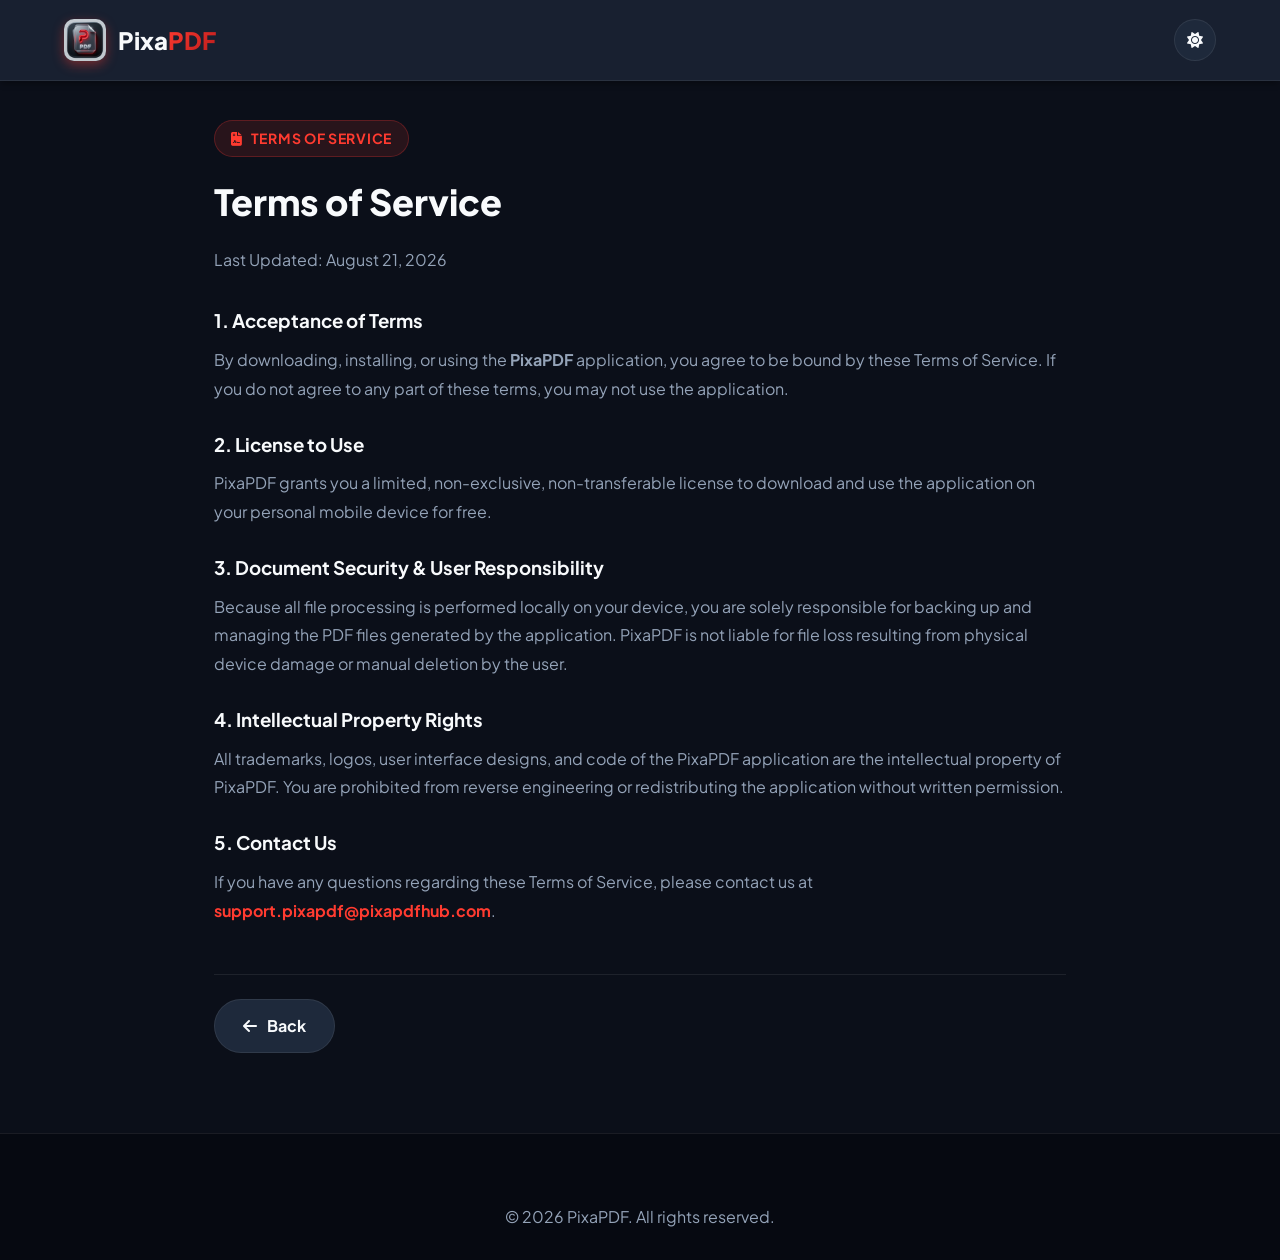
<file: terms.html>
<!DOCTYPE html>
<html lang="en" data-theme="dark">

<head>
  <meta charset="UTF-8">
  <meta name="viewport" content="width=device-width, initial-scale=1.0, maximum-scale=1.0, user-scalable=no, shrink-to-fit=no">
  <title>Terms of Service — PixaPDF</title>
  <meta name="description" content="Official Terms of Service for PixaPDF — All Your PDF Tools in One App.">
  <link rel="stylesheet" href="https://cdnjs.cloudflare.com/ajax/libs/font-awesome/6.4.0/css/all.min.css">
  <link rel="stylesheet" href="css/style.css">
  <link rel="shortcut icon" href="assets/images/pixa_pdf_logo.png" type="image/png">
</head>

<body>

  <!-- Header -->
  <header class="header scrolled">
    <div class="container nav-container">
      <a href="index.html" class="logo-brand">
        <img src="assets/images/pixa_pdf_logo.png" alt="PixaPDF Logo">
        <span>Pixa<span class="gradient-text">PDF</span></span>
      </a>
      <div class="nav-actions">
        <button class="theme-btn" id="themeToggleBtn" title="Toggle Theme">
          <i class="fa-solid fa-sun"></i>
        </button>
      </div>
    </div>
  </header>

  <!-- Main Content -->
  <main style="padding-top: 120px; padding-bottom: 80px;">
    <div class="container" style="max-width: 900px;">
      <div>
        <div class="section-badge"><i class="fa-solid fa-file-contract"></i> Terms of Service</div>
        <h1 style="font-size: 2.25rem; font-weight: 800; margin-bottom: 1rem;">Terms of Service</h1>
        <p style="color: var(--text-muted); margin-bottom: 2rem;">Last Updated: August 21, 2026</p>

        <div style="color: var(--text-muted); line-height: 1.8;">
          <h3 style="color: var(--text-main); margin-top: 1.5rem; margin-bottom: 0.5rem;">1. Acceptance of Terms</h3>
          <p>By downloading, installing, or using the <strong>PixaPDF</strong> application, you agree to be bound by
            these Terms of Service. If you do not agree to any part of these terms, you may not use the application.</p>

          <h3 style="color: var(--text-main); margin-top: 1.5rem; margin-bottom: 0.5rem;">2. License to Use</h3>
          <p>PixaPDF grants you a limited, non-exclusive, non-transferable license to download and use the application
            on your personal mobile device for free.</p>

          <h3 style="color: var(--text-main); margin-top: 1.5rem; margin-bottom: 0.5rem;">3. Document Security & User
            Responsibility</h3>
          <p>Because all file processing is performed locally on your device, you are solely responsible for backing up
            and managing the PDF files generated by the application. PixaPDF is not liable for file loss resulting from
            physical device damage or manual deletion by the user.</p>

          <h3 style="color: var(--text-main); margin-top: 1.5rem; margin-bottom: 0.5rem;">4. Intellectual Property
            Rights</h3>
          <p>All trademarks, logos, user interface designs, and code of the PixaPDF application are the intellectual
            property of PixaPDF. You are prohibited from reverse engineering or redistributing the application without
            written permission.</p>

          <h3 style="color: var(--text-main); margin-top: 1.5rem; margin-bottom: 0.5rem;">5. Contact Us</h3>
          <p>If you have any questions regarding these Terms of Service, please contact us at <strong><a
                href="mailto:support.pixapdf@pixapdfhub.com"
                style="color: var(--primary);">support.pixapdf@pixapdfhub.com</a></strong>.</p>

          <!-- Bottom Navigation Actions -->
          <div style="margin-top: 3rem; padding-top: 1.5rem; border-top: 1px solid var(--border-color); display: flex; justify-content: flex-start; align-items: center; width: 100%;">
            <a href="index.html" class="btn btn-secondary"><i class="fa-solid fa-arrow-left"></i> Back</a>
          </div>
        </div>
      </div>
    </div>
  </main>

  <!-- Footer -->
  <footer class="footer">
    <div class="container text-center">
      <p>&copy; 2026 PixaPDF. All rights reserved.</p>
    </div>
  </footer>

  <script src="js/main.js"></script>
</body>

</html>
</file>
<file: css/style.css>
/* ==========================================================================
   PixaPDF — Official Landing Page Stylesheet
   Design System: Modern Glassmorphism, Vibrant PDF Red & Indigo Accents, Dual Theme
   ========================================================================== */

@import url('https://fonts.googleapis.com/css2?family=Plus+Jakarta+Sans:wght@400;500;600;700;800&display=swap');

/* --- Root CSS Variables --- */
:root {
  /* Color Palette - Dark Mode (Default) */
  --bg-main: #0B0F19;
  --bg-surface: #111827;
  --bg-card: #1E293B;
  --bg-footer: #060911;
  --bg-glass: rgba(30, 41, 59, 0.7);
  --border-color: rgba(255, 255, 255, 0.08);
  --border-glow: rgba(255, 59, 48, 0.3);

  --text-main: #F8FAFC;
  --text-muted: #94A3B8;
  --text-inverse: #0F172A;

  /* Brand Colors */
  --primary: #FF3B30;
  --primary-hover: #E02828;
  --primary-gradient: linear-gradient(135deg, #FF3B30 0%, #B91C1C 100%);
  --secondary: #6366F1;
  --secondary-gradient: linear-gradient(135deg, #6366F1 0%, #8B5CF6 100%);
  --accent-teal: #10B981;

  /* Effects */
  --shadow-sm: 0 4px 6px -1px rgba(0, 0, 0, 0.3);
  --shadow-lg: 0 20px 25px -5px rgba(0, 0, 0, 0.5), 0 8px 10px -6px rgba(0, 0, 0, 0.3);
  --shadow-primary: 0 10px 30px -5px rgba(255, 59, 48, 0.35);
  --radius-sm: 8px;
  --radius-md: 16px;
  --radius-lg: 24px;
  --radius-full: 9999px;
  --transition: all 0.3s cubic-bezier(0.4, 0, 0.2, 1);
}

/* --- Light Theme Overrides (Eye-Comfort Soft Contrast) --- */
[data-theme="light"] {
  --bg-main: #EEF2F6;
  --bg-surface: #F8FAFC;
  --bg-card: #FFFFFF;
  --bg-footer: #E2E8F0;
  --bg-glass: rgba(248, 250, 252, 0.88);
  --border-color: rgba(15, 23, 42, 0.1);
  --border-glow: rgba(255, 59, 48, 0.25);

  --text-main: #1E293B;
  --text-muted: #475569;
  --text-inverse: #FFFFFF;

  --shadow-sm: 0 4px 6px -1px rgba(0, 0, 0, 0.05);
  --shadow-lg: 0 20px 25px -5px rgba(15, 23, 42, 0.08);
}

/* --- Reset & Base --- */
*, *::before, *::after {
  box-sizing: border-box;
  margin: 0;
  padding: 0;
}

html {
  scroll-behavior: smooth;
  font-family: 'Plus Jakarta Sans', sans-serif;
  background-color: var(--bg-main);
  color: var(--text-main);
  line-height: 1.6;
  touch-action: manipulation;
  -webkit-text-size-adjust: 100%;
  -ms-text-size-adjust: 100%;
}

body {
  overflow-x: hidden;
  min-height: 100vh;
  transition: background-color 0.3s ease, color 0.3s ease;
  touch-action: manipulation;
  -webkit-text-size-adjust: 100%;
  -ms-text-size-adjust: 100%;
}

a {
  color: inherit;
  text-decoration: none;
}

button, input, textarea {
  font-family: inherit;
  font-size: inherit;
}

img {
  max-width: 100%;
  height: auto;
  display: block;
}

.container {
  max-width: 1200px;
  margin: 0 auto;
  padding: 0 1.5rem;
}

/* --- Typography Helpers --- */
.gradient-text {
  background: var(--primary-gradient);
  -webkit-background-clip: text;
  -webkit-text-fill-color: transparent;
}

.section-badge {
  display: inline-flex;
  align-items: center;
  gap: 0.5rem;
  padding: 0.4rem 1rem;
  background: rgba(255, 59, 48, 0.12);
  border: 1px solid rgba(255, 59, 48, 0.25);
  color: var(--primary);
  border-radius: var(--radius-full);
  font-size: 0.875rem;
  font-weight: 700;
  letter-spacing: 0.05em;
  text-transform: uppercase;
  margin-bottom: 1rem;
}

.section-title {
  font-size: 2.25rem;
  font-weight: 800;
  line-height: 1.25;
  margin-bottom: 1rem;
}

@media (min-width: 768px) {
  .section-title { font-size: 3rem; }
}

.section-subtitle {
  color: var(--text-muted);
  font-size: 1.125rem;
  max-width: 680px;
  margin: 0 auto 3rem auto;
}

.text-center { text-align: center; }

/* --- Navbar Header --- */
.header {
  position: fixed;
  top: 0;
  left: 0;
  width: 100%;
  z-index: 1000;
  transition: var(--transition);
  background: transparent;
}

.header.scrolled {
  background: var(--bg-glass);
  backdrop-filter: blur(16px);
  -webkit-backdrop-filter: blur(16px);
  border-bottom: 1px solid var(--border-color);
  box-shadow: var(--shadow-sm);
}

.nav-container {
  display: flex;
  align-items: center;
  justify-content: space-between;
  height: 80px;
}

.logo-brand {
  display: flex;
  align-items: center;
  gap: 0.75rem;
  font-size: 1.5rem;
  font-weight: 800;
  color: var(--text-main);
}

.logo-brand img {
  width: 42px;
  height: 42px;
  border-radius: 10px;
  box-shadow: 0 4px 12px rgba(255, 59, 48, 0.4);
}

.nav-menu {
  display: flex;
  align-items: center;
  gap: 2rem;
  list-style: none;
}

.nav-link {
  font-weight: 600;
  color: var(--text-muted);
  transition: var(--transition);
  position: relative;
}

.nav-link:hover, .nav-link.active {
  color: var(--primary);
}

/* --- Nav Dropdown Menu --- */
.nav-dropdown {
  position: relative;
}

.dropdown-toggle {
  display: inline-flex;
  align-items: center;
  gap: 0.4rem;
  cursor: pointer;
}

.dropdown-chevron {
  font-size: 0.75rem;
  transition: transform 0.3s ease;
}

.nav-dropdown:hover .dropdown-chevron,
.nav-dropdown.open .dropdown-chevron {
  transform: rotate(180deg);
}

.dropdown-menu {
  position: absolute;
  top: 100%;
  left: 50%;
  transform: translateX(-50%) translateY(10px);
  min-width: 230px;
  background: var(--bg-card);
  border: 1px solid var(--border-glow);
  border-radius: var(--radius-md);
  padding: 0.6rem;
  box-shadow: var(--shadow-lg);
  opacity: 0;
  visibility: hidden;
  transition: all 0.3s cubic-bezier(0.4, 0, 0.2, 1);
  list-style: none;
  z-index: 1100;
  backdrop-filter: blur(16px);
  -webkit-backdrop-filter: blur(16px);
}

.nav-dropdown:hover .dropdown-menu,
.nav-dropdown.open .dropdown-menu {
  opacity: 1;
  visibility: visible;
  transform: translateX(-50%) translateY(0);
}

.dropdown-item {
  margin-bottom: 0.2rem;
}

.dropdown-item:last-child {
  margin-bottom: 0;
}

.dropdown-link {
  display: flex;
  align-items: center;
  gap: 0.75rem;
  padding: 0.6rem 0.85rem;
  border-radius: var(--radius-sm);
  font-weight: 600;
  font-size: 0.9rem;
  color: var(--text-muted);
  transition: var(--transition);
}

.dropdown-link i {
  font-size: 1rem;
  color: var(--primary);
  width: 20px;
  text-align: center;
}

.dropdown-link:hover {
  background: rgba(255, 59, 48, 0.1);
  color: var(--primary);
  transform: translateX(4px);
}

@media (max-width: 991px) {
  .dropdown-menu {
    position: static;
    transform: none !important;
    opacity: 1;
    visibility: visible;
    display: none;
    box-shadow: none;
    border: none;
    background: transparent;
    padding-left: 1rem;
    min-width: 100%;
  }

  .nav-dropdown.open .dropdown-menu {
    display: block;
  }
}

.nav-actions {
  display: flex;
  align-items: center;
  gap: 1rem;
}

/* Theme Toggle Btn */
.theme-btn {
  background: var(--bg-card);
  border: 1px solid var(--border-color);
  color: var(--text-main);
  width: 42px;
  height: 42px;
  border-radius: var(--radius-full);
  display: flex;
  align-items: center;
  justify-content: center;
  cursor: pointer;
  transition: var(--transition);
}

.theme-btn:hover {
  border-color: var(--primary);
  color: var(--primary);
  transform: rotate(15deg);
}

/* Buttons */
.btn {
  display: inline-flex;
  align-items: center;
  justify-content: center;
  gap: 0.6rem;
  padding: 0.75rem 1.75rem;
  border-radius: var(--radius-full);
  font-weight: 700;
  cursor: pointer;
  transition: var(--transition);
  border: none;
  font-size: 1rem;
}

.btn-primary {
  background: var(--primary-gradient);
  color: #FFFFFF;
  box-shadow: var(--shadow-primary);
}

.btn-primary:hover {
  transform: translateY(-2px);
  box-shadow: 0 14px 35px -5px rgba(255, 59, 48, 0.5);
}

.btn-secondary {
  background: var(--bg-card);
  border: 1px solid var(--border-color);
  color: var(--text-main);
}

.btn-secondary:hover {
  border-color: var(--primary);
  color: var(--primary);
  transform: translateY(-2px);
}

.mobile-toggle {
  display: none;
  background: none;
  border: none;
  color: var(--text-main);
  font-size: 1.5rem;
  cursor: pointer;
}

/* --- Hero Section --- */
.hero {
  padding: 140px 0 90px 0;
  position: relative;
  overflow: hidden;
}

.hero-glow {
  position: absolute;
  top: -10%;
  left: 50%;
  transform: translateX(-50%);
  width: 600px;
  height: 600px;
  background: radial-gradient(circle, rgba(255, 59, 48, 0.18) 0%, rgba(99, 102, 241, 0.08) 40%, rgba(0, 0, 0, 0) 70%);
  z-index: -1;
  pointer-events: none;
  border-radius: 50%;
}

.hero-grid {
  display: grid;
  grid-template-columns: 1fr;
  gap: 3.5rem;
  align-items: center;
}

@media (min-width: 992px) {
  .hero-grid {
    grid-template-columns: 1.1fr 0.9fr;
  }
}

.hero-content h1 {
  font-size: 2.75rem;
  font-weight: 800;
  line-height: 1.15;
  margin-bottom: 1.25rem;
}

@media (min-width: 768px) {
  .hero-content h1 { font-size: 3.75rem; }
}

.hero-content p {
  font-size: 1.2rem;
  color: var(--text-muted);
  margin-bottom: 2rem;
  max-width: 580px;
}

.hero-buttons {
  display: flex;
  flex-wrap: wrap;
  gap: 1rem;
  margin-bottom: 2.5rem;
}

.playstore-badge {
  display: inline-flex;
  align-items: center;
  gap: 0.85rem;
  background: #000000;
  color: #FFFFFF;
  padding: 0.7rem 1.5rem;
  border-radius: var(--radius-md);
  border: 1px solid rgba(255, 255, 255, 0.2);
  transition: var(--transition);
}

.playstore-badge:hover {
  transform: translateY(-3px);
  box-shadow: 0 10px 25px rgba(0,0,0,0.5);
  border-color: var(--primary);
}

.playstore-badge svg {
  width: 28px;
  height: 28px;
}

.playstore-text {
  display: flex;
  flex-direction: column;
  line-height: 1.2;
}

.playstore-text span:first-child {
  font-size: 0.7rem;
  text-transform: uppercase;
  letter-spacing: 0.05em;
  opacity: 0.8;
}

.playstore-text span:last-child {
  font-size: 1.1rem;
  font-weight: 700;
}

/* Stats counter */
.hero-stats {
  display: flex;
  gap: 2.5rem;
  padding-top: 1.5rem;
  border-top: 1px solid var(--border-color);
}

.stat-item h4 {
  font-size: 1.75rem;
  font-weight: 800;
  color: var(--primary);
}

.stat-item p {
  font-size: 0.875rem;
  color: var(--text-muted);
  margin-bottom: 0;
}

.hero-mockup-wrapper {
  position: relative;
  text-align: center;
}

.mockup-img {
  border-radius: var(--radius-lg);
  box-shadow: 0 25px 50px -12px rgba(0, 0, 0, 0.6), var(--shadow-primary);
  border: 1px solid var(--border-color);
  transition: var(--transition);
}

.mockup-img:hover {
  transform: scale(1.02) translateY(-5px);
}

/* Floating feature pill on hero mockup */
.floating-card {
  position: absolute;
  padding: 0.85rem 1.25rem;
  background: var(--bg-glass);
  backdrop-filter: blur(12px);
  border: 1px solid var(--border-glow);
  border-radius: var(--radius-md);
  box-shadow: var(--shadow-lg);
  display: flex;
  align-items: center;
  gap: 0.75rem;
  font-weight: 700;
  font-size: 0.9rem;
  animation: float 4s ease-in-out infinite;
}

.floating-card.card-1 {
  top: 10%;
  left: -5%;
}

.floating-card.card-2 {
  bottom: 15%;
  right: -5%;
  animation-delay: 2s;
}

@keyframes float {
  0%, 100% { transform: translateY(0); }
  50% { transform: translateY(-10px); }
}

/* --- Section Layouts --- */
.section {
  padding: 90px 0;
}

.bg-surface {
  background: var(--bg-surface);
}

/* --- Features Grid --- */
.features-grid {
  display: grid;
  grid-template-columns: repeat(auto-fit, minmax(320px, 1fr));
  gap: 2rem;
}

.feature-card {
  background: var(--bg-card);
  border: 1px solid var(--border-color);
  padding: 2.25rem;
  border-radius: var(--radius-lg);
  transition: var(--transition);
  position: relative;
  overflow: hidden;
}

.feature-card:hover {
  transform: translateY(-6px);
  border-color: var(--border-glow);
  box-shadow: var(--shadow-lg);
}

.feature-icon {
  width: 56px;
  height: 56px;
  border-radius: var(--radius-md);
  background: rgba(255, 59, 48, 0.12);
  color: var(--primary);
  display: flex;
  align-items: center;
  justify-content: center;
  font-size: 1.75rem;
  margin-bottom: 1.5rem;
  transition: var(--transition);
}

.feature-card:hover .feature-icon {
  background: var(--primary-gradient);
  color: #FFFFFF;
  transform: scale(1.1);
}

.feature-card h3 {
  font-size: 1.35rem;
  font-weight: 700;
  margin-bottom: 0.75rem;
}

.feature-card p {
  color: var(--text-muted);
  font-size: 0.975rem;
  line-height: 1.6;
}

.badge-soon {
  display: inline-block;
  font-size: 0.75rem;
  font-weight: 700;
  text-transform: uppercase;
  letter-spacing: 0.5px;
  background: rgba(234, 179, 8, 0.15);
  color: #eab308;
  border: 1px solid rgba(234, 179, 8, 0.35);
  padding: 0.2rem 0.65rem;
  border-radius: 20px;
  margin-left: 0.5rem;
  vertical-align: middle;
}

/* --- Interactive Tool Simulator Section --- */
.simulator-box {
  background: var(--bg-card);
  border: 1px solid var(--border-color);
  border-radius: var(--radius-lg);
  padding: 2rem;
  box-shadow: var(--shadow-lg);
}

.simulator-tabs {
  display: flex;
  gap: 1rem;
  margin-bottom: 2rem;
  border-bottom: 1px solid var(--border-color);
  padding-bottom: 1rem;
}

.sim-tab {
  background: transparent;
  border: none;
  color: var(--text-muted);
  padding: 0.6rem 1.2rem;
  border-radius: var(--radius-full);
  font-weight: 700;
  cursor: pointer;
  transition: var(--transition);
}

.sim-tab.active, .sim-tab:hover {
  background: var(--primary-gradient);
  color: #FFFFFF;
}

.sim-dropzone {
  border: 2px dashed var(--border-glow);
  background: rgba(255, 59, 48, 0.03);
  padding: 3rem 1.5rem;
  border-radius: var(--radius-md);
  text-align: center;
  cursor: pointer;
  transition: var(--transition);
}

.sim-dropzone:hover {
  background: rgba(255, 59, 48, 0.08);
  border-color: var(--primary);
}

.sim-dropzone i {
  font-size: 3rem;
  color: var(--primary);
  margin-bottom: 1rem;
}

.sim-preview-area {
  margin-top: 1.5rem;
  display: none;
}

.sim-preview-area.active {
  display: block;
}

.sim-result-card {
  background: var(--bg-surface);
  border: 1px solid var(--border-color);
  padding: 1.5rem;
  border-radius: var(--radius-md);
  display: flex;
  align-items: center;
  justify-content: space-between;
  margin-top: 1rem;
}

/* --- Advantages / Keunggulan --- */
.advantages-grid {
  display: grid;
  grid-template-columns: repeat(auto-fit, minmax(260px, 1fr));
  gap: 1.5rem;
}

.adv-item {
  display: flex;
  align-items: flex-start;
  gap: 1.25rem;
  padding: 1.5rem;
  background: var(--bg-card);
  border: 1px solid var(--border-color);
  border-radius: var(--radius-md);
  transition: var(--transition);
}

.adv-item:hover {
  border-color: var(--primary);
  transform: translateY(-3px);
}

.adv-icon {
  font-size: 1.75rem;
  color: var(--accent-teal);
  flex-shrink: 0;
}

.adv-info h4 {
  font-size: 1.1rem;
  font-weight: 700;
  margin-bottom: 0.35rem;
}

.adv-info p {
  color: var(--text-muted);
  font-size: 0.9rem;
}

/* --- FAQ Accordion --- */
.faq-container {
  max-width: 800px;
  margin: 0 auto;
  display: flex;
  flex-direction: column;
  gap: 1rem;
}

.faq-item {
  background: var(--bg-card);
  border: 1px solid var(--border-color);
  border-radius: var(--radius-md);
  overflow: hidden;
  transition: var(--transition);
}

.faq-header {
  padding: 1.25rem 1.5rem;
  display: flex;
  align-items: center;
  justify-content: space-between;
  cursor: pointer;
  font-weight: 700;
  font-size: 1.1rem;
  user-select: none;
}

.faq-header i {
  transition: var(--transition);
  color: var(--primary);
}

.faq-item.open .faq-header i {
  transform: rotate(180deg);
}

.faq-body {
  max-height: 0;
  overflow: hidden;
  transition: max-height 0.35s cubic-bezier(0, 1, 0, 1);
  padding: 0 1.5rem;
  color: var(--text-muted);
}

.faq-item.open .faq-body {
  max-height: 500px;
  padding: 0 1.5rem 1.25rem 1.5rem;
  transition: max-height 0.35s ease-in-out;
}

/* --- App-ads.txt Code Box --- */
.ads-txt-card {
  background: var(--bg-card);
  border: 1px solid var(--border-color);
  border-radius: var(--radius-lg);
  padding: 2rem;
  box-shadow: var(--shadow-lg);
}

.code-box {
  background: var(--bg-surface);
  color: var(--primary);
  padding: 1.25rem;
  border-radius: var(--radius-md);
  font-family: monospace;
  font-size: 0.95rem;
  display: flex;
  align-items: center;
  justify-content: space-between;
  border: 1px solid var(--border-color);
  margin: 1.25rem 0;
  overflow-x: auto;
}

/* --- Contact & Support --- */
.contact-grid {
  display: grid;
  grid-template-columns: 1fr;
  gap: 2.5rem;
}

@media (min-width: 768px) {
  .contact-grid { grid-template-columns: 1fr 1.2fr; }
}

.contact-info-card {
  background: var(--bg-card);
  border: 1px solid var(--border-color);
  padding: 2rem;
  border-radius: var(--radius-lg);
}

.contact-method {
  display: flex;
  align-items: center;
  gap: 1rem;
  margin-top: 1.5rem;
}

.contact-icon {
  width: 48px;
  height: 48px;
  border-radius: var(--radius-md);
  background: rgba(255,59,48,0.1);
  color: var(--primary);
  display: flex;
  align-items: center;
  justify-content: center;
  font-size: 1.25rem;
}

.contact-form {
  background: var(--bg-card);
  border: 1px solid var(--border-color);
  padding: 2rem;
  border-radius: var(--radius-lg);
  display: flex;
  flex-direction: column;
  gap: 1.25rem;
}

.form-group {
  display: flex;
  flex-direction: column;
  gap: 0.5rem;
}

.form-group label {
  font-weight: 600;
  font-size: 0.9rem;
}

.form-control {
  background: var(--bg-surface);
  border: 1px solid var(--border-color);
  color: var(--text-main);
  padding: 0.85rem 1rem;
  border-radius: var(--radius-md);
  outline: none;
  transition: var(--transition);
}

.form-control:focus {
  border-color: var(--primary);
  box-shadow: 0 0 0 3px rgba(255, 59, 48, 0.15);
}

/* --- Modals (Privacy & TOS) --- */
.modal-overlay {
  position: fixed;
  top: 0;
  left: 0;
  width: 100%;
  height: 100%;
  background: rgba(0, 0, 0, 0.75);
  backdrop-filter: blur(8px);
  z-index: 2000;
  display: flex;
  align-items: center;
  justify-content: center;
  opacity: 0;
  visibility: hidden;
  transition: var(--transition);
  padding: 1.5rem;
}

.modal-overlay.active {
  opacity: 1;
  visibility: visible;
}

.modal-card {
  background: var(--bg-surface);
  border: 1px solid var(--border-color);
  border-radius: var(--radius-lg);
  max-width: 800px;
  width: 100%;
  max-height: 85vh;
  display: flex;
  flex-direction: column;
  box-shadow: var(--shadow-lg);
}

.modal-header {
  padding: 1.25rem 1.75rem;
  border-bottom: 1px solid var(--border-color);
  display: flex;
  align-items: center;
  justify-content: space-between;
}

.modal-title {
  font-size: 1.35rem;
  font-weight: 800;
}

.modal-close {
  background: none;
  border: none;
  color: var(--text-muted);
  font-size: 1.5rem;
  cursor: pointer;
  transition: var(--transition);
}

.modal-close:hover {
  color: var(--primary);
}

.modal-body {
  padding: 1.75rem;
  overflow-y: auto;
  color: var(--text-muted);
  line-height: 1.7;
}

.modal-body h4 {
  color: var(--text-main);
  margin: 1.25rem 0 0.5rem 0;
}

/* --- Footer --- */
.footer {
  background: var(--bg-footer);
  border-top: 1px solid var(--border-color);
  padding: 70px 0 30px 0;
  color: var(--text-muted);
  transition: background-color 0.3s ease, color 0.3s ease, border-color 0.3s ease;
}

.footer-grid {
  display: grid;
  grid-template-columns: repeat(auto-fit, minmax(220px, 1fr));
  gap: 2.5rem;
  margin-bottom: 3.5rem;
}

.footer-col h4 {
  color: var(--text-main);
  font-size: 1.1rem;
  font-weight: 700;
  margin-bottom: 1.25rem;
}

.footer-links {
  list-style: none;
  display: flex;
  flex-direction: column;
  gap: 0.75rem;
}

.footer-links a {
  transition: var(--transition);
}

.footer-links a:hover {
  color: var(--primary);
}

.footer-bottom {
  display: flex;
  flex-wrap: wrap;
  align-items: center;
  justify-content: space-between;
  padding-top: 2rem;
  border-top: 1px solid var(--border-color);
  font-size: 0.875rem;
}

/* Responsive Drawer for Mobile */
@media (max-width: 991px) {
  .nav-menu {
    position: fixed;
    top: 80px;
    left: 0;
    width: 100%;
    background: var(--bg-surface);
    flex-direction: column;
    padding: 2rem;
    border-bottom: 1px solid var(--border-color);
    box-shadow: var(--shadow-lg);
    transform: translateY(-150%);
    transition: var(--transition);
    z-index: 999;
  }

  .nav-menu.open {
    transform: translateY(0);
  }

  .mobile-toggle {
    display: block;
  }
}

/* ==========================================================================
   FEATURE PREVIEW BUTTONS & FEATURE SHOWCASE SECTION
   ========================================================================== */

/* Preview button inside feature card */
.feature-preview-btn {
  margin-top: 1.25rem;
  display: inline-flex;
  align-items: center;
  gap: 0.5rem;
  padding: 0.45rem 1rem;
  border-radius: var(--radius-full);
  font-size: 0.85rem;
  font-weight: 700;
  color: var(--primary);
  background: rgba(255, 59, 48, 0.08);
  border: 1px solid rgba(255, 59, 48, 0.25);
  cursor: pointer;
  transition: var(--transition);
}

.feature-preview-btn:hover {
  background: var(--primary-gradient);
  color: #FFFFFF;
  border-color: transparent;
  transform: translateY(-2px);
  box-shadow: var(--shadow-primary);
}

/* Feature Showcase Grid */
.showcase-grid {
  display: flex;
  flex-direction: column;
  gap: 4rem;
  margin-top: 3rem;
}

.showcase-card {
  display: grid;
  grid-template-columns: 1fr;
  gap: 2.5rem;
  align-items: center;
  background: var(--bg-card);
  border: 1px solid var(--border-glow);
  border-radius: var(--radius-lg);
  padding: 2.5rem;
  box-shadow: var(--shadow-lg);
  position: relative;
  overflow: hidden;
  transition: var(--transition);
}

@media (min-width: 992px) {
  .showcase-card {
    grid-template-columns: 1fr 1fr;
    padding: 3.5rem;
  }
  .showcase-card.reverse {
    direction: rtl;
  }
  .showcase-card.reverse > * {
    direction: ltr;
  }
}

.showcase-card:hover {
  border-color: var(--primary);
  box-shadow: 0 25px 40px -10px rgba(255, 59, 48, 0.2);
}

.showcase-badge {
  display: inline-flex;
  align-items: center;
  gap: 0.4rem;
  padding: 0.35rem 0.85rem;
  border-radius: var(--radius-full);
  font-size: 0.8rem;
  font-weight: 700;
  background: rgba(255, 59, 48, 0.12);
  color: var(--primary);
  border: 1px solid rgba(255, 59, 48, 0.25);
  margin-bottom: 1rem;
}

.showcase-badge.accent {
  background: rgba(16, 185, 129, 0.12);
  color: var(--accent-teal);
  border-color: rgba(16, 185, 129, 0.25);
}

.showcase-info h3 {
  font-size: 1.85rem;
  font-weight: 800;
  margin-bottom: 1rem;
  color: var(--text-main);
}

.showcase-info p {
  color: var(--text-muted);
  font-size: 1.05rem;
  margin-bottom: 1.5rem;
  line-height: 1.6;
}

.showcase-highlights {
  list-style: none;
  display: flex;
  flex-direction: column;
  gap: 0.75rem;
  margin-bottom: 2rem;
}

.showcase-highlights li {
  display: flex;
  align-items: center;
  gap: 0.6rem;
  font-weight: 600;
  font-size: 0.95rem;
  color: var(--text-main);
}

.showcase-highlights li i {
  color: var(--primary);
}

/* Phone Mockup Frame */
.showcase-visual {
  position: relative;
  display: flex;
  justify-content: center;
  align-items: center;
  cursor: pointer;
}

.phone-frame {
  position: relative;
  width: 100%;
  max-width: 320px;
  border-radius: 36px;
  background: #000;
  padding: 10px;
  border: 4px solid #334155;
  box-shadow: 0 20px 40px -10px rgba(0, 0, 0, 0.6), 0 0 30px rgba(255, 59, 48, 0.15);
  overflow: hidden;
  transition: transform 0.4s cubic-bezier(0.175, 0.885, 0.32, 1.275), box-shadow 0.4s ease;
}

.phone-camera-notch {
  position: absolute;
  top: 14px;
  left: 50%;
  transform: translateX(-50%);
  width: 90px;
  height: 18px;
  background: #000000;
  border-radius: 12px;
  z-index: 10;
}

.showcase-img {
  width: 100%;
  height: auto;
  border-radius: 28px;
  display: block;
  transition: transform 0.4s ease;
}

.glass-overlay {
  position: absolute;
  top: 0;
  left: 0;
  width: 100%;
  height: 100%;
  background: rgba(15, 23, 42, 0.4);
  backdrop-filter: blur(4px);
  -webkit-backdrop-filter: blur(4px);
  display: flex;
  align-items: center;
  justify-content: center;
  opacity: 0;
  transition: var(--transition);
  border-radius: 36px;
}

.glass-overlay span {
  background: var(--primary-gradient);
  color: #FFF;
  padding: 0.6rem 1.25rem;
  border-radius: var(--radius-full);
  font-weight: 700;
  font-size: 0.9rem;
  box-shadow: var(--shadow-primary);
  display: inline-flex;
  align-items: center;
  gap: 0.5rem;
  transform: translateY(10px);
  transition: var(--transition);
}

.showcase-visual:hover .phone-frame {
  transform: scale(1.04) rotate(-1deg);
  box-shadow: 0 30px 60px -15px rgba(255, 59, 48, 0.35);
}

.showcase-visual:hover .glass-overlay {
  opacity: 1;
}

.showcase-visual:hover .glass-overlay span {
  transform: translateY(0);
}

/* ==========================================================================
   LIGHTBOX MODAL
   ========================================================================== */
.lightbox-modal {
  position: fixed;
  top: 0;
  left: 0;
  width: 100vw;
  height: 100vh;
  z-index: 99999;
  display: flex;
  align-items: center;
  justify-content: center;
  padding: 1.5rem;
  opacity: 0;
  visibility: hidden;
  transition: opacity 0.3s ease, visibility 0.3s ease;
}

.lightbox-modal.active {
  opacity: 1;
  visibility: visible;
}

.lightbox-overlay {
  position: absolute;
  top: 0;
  left: 0;
  width: 100%;
  height: 100%;
  background: rgba(11, 15, 25, 0.88);
  backdrop-filter: blur(16px);
  -webkit-backdrop-filter: blur(16px);
}

.lightbox-content {
  position: relative;
  z-index: 2;
  max-width: 500px;
  max-height: 90vh;
  width: 100%;
  display: flex;
  flex-direction: column;
  align-items: center;
  transform: scale(0.9);
  transition: transform 0.3s cubic-bezier(0.175, 0.885, 0.32, 1.275);
}

.lightbox-modal.active .lightbox-content {
  transform: scale(1);
}

.lightbox-close {
  position: absolute;
  top: -45px;
  right: 0;
  background: var(--bg-card);
  border: 1px solid var(--border-glow);
  color: var(--text-main);
  width: 40px;
  height: 40px;
  border-radius: var(--radius-full);
  font-size: 1.5rem;
  line-height: 1;
  cursor: pointer;
  display: flex;
  align-items: center;
  justify-content: center;
  transition: var(--transition);
  box-shadow: var(--shadow-sm);
}

.lightbox-close:hover {
  background: var(--primary);
  color: #FFF;
  transform: rotate(90deg);
}

.lightbox-img-wrapper {
  background: #000;
  border-radius: var(--radius-lg);
  padding: 8px;
  border: 2px solid var(--border-glow);
  box-shadow: 0 25px 50px rgba(0, 0, 0, 0.7), 0 0 40px rgba(255, 59, 48, 0.3);
  max-height: 78vh;
  overflow: hidden;
}

.lightbox-img-wrapper img {
  max-height: 74vh;
  width: auto;
  border-radius: calc(var(--radius-lg) - 4px);
  display: block;
  object-fit: contain;
}

.lightbox-caption {
  margin-top: 1rem;
  color: var(--text-main);
  font-size: 1rem;
  font-weight: 700;
  text-align: center;
  background: var(--bg-glass);
  padding: 0.5rem 1.25rem;
  border-radius: var(--radius-full);
  border: 1px solid var(--border-color);
}

/* ==========================================================================
   SMARTPHONE FLEXIBLE UI & TOUCH LOCK ENHANCEMENTS
   ========================================================================== */
@media (max-width: 576px) {
  .container {
    padding: 0 1rem;
  }

  .hero {
    padding-top: 100px;
    padding-bottom: 2rem;
  }

  .hero h1 {
    font-size: 1.85rem !important;
    line-height: 1.25 !important;
  }

  .hero p, .section-subtitle {
    font-size: 0.92rem !important;
  }

  .hero-buttons {
    flex-direction: column;
    width: 100%;
    gap: 0.75rem;
  }

  .btn, .playstore-badge {
    width: 100%;
    justify-content: center;
    text-align: center;
    box-sizing: border-box;
  }

  .phone-frame {
    width: 250px;
    max-width: 85vw;
  }

  .simulator-box {
    padding: 1.25rem 0.85rem;
  }

  .simulator-tabs {
    flex-direction: column;
    gap: 0.5rem;
  }

  .sim-tab {
    width: 100%;
    justify-content: center;
  }

  .contact-grid {
    grid-template-columns: 1fr !important;
    gap: 1.25rem !important;
    width: 100% !important;
    max-width: 100% !important;
  }

  .contact-info-card, .contact-form {
    padding: 1.25rem 1rem !important;
    width: 100% !important;
    max-width: 100% !important;
    box-sizing: border-box !important;
    overflow: hidden !important;
  }

  .contact-method {
    align-items: flex-start !important;
    gap: 0.75rem !important;
    width: 100% !important;
  }

  .contact-method div {
    min-width: 0 !important;
    flex: 1 !important;
    word-break: break-word !important;
    overflow-wrap: anywhere !important;
  }

  .contact-method h4 {
    font-size: 0.88rem !important;
    word-break: break-all !important;
    overflow-wrap: anywhere !important;
  }

  .contact-icon {
    flex-shrink: 0 !important;
    width: 40px !important;
    height: 40px !important;
    font-size: 1.1rem !important;
  }

  .footer {
    padding: 50px 0 25px 0;
  }

  .footer-bottom {
    flex-direction: column;
    text-align: center;
    gap: 0.5rem;
  }
}
</file>
